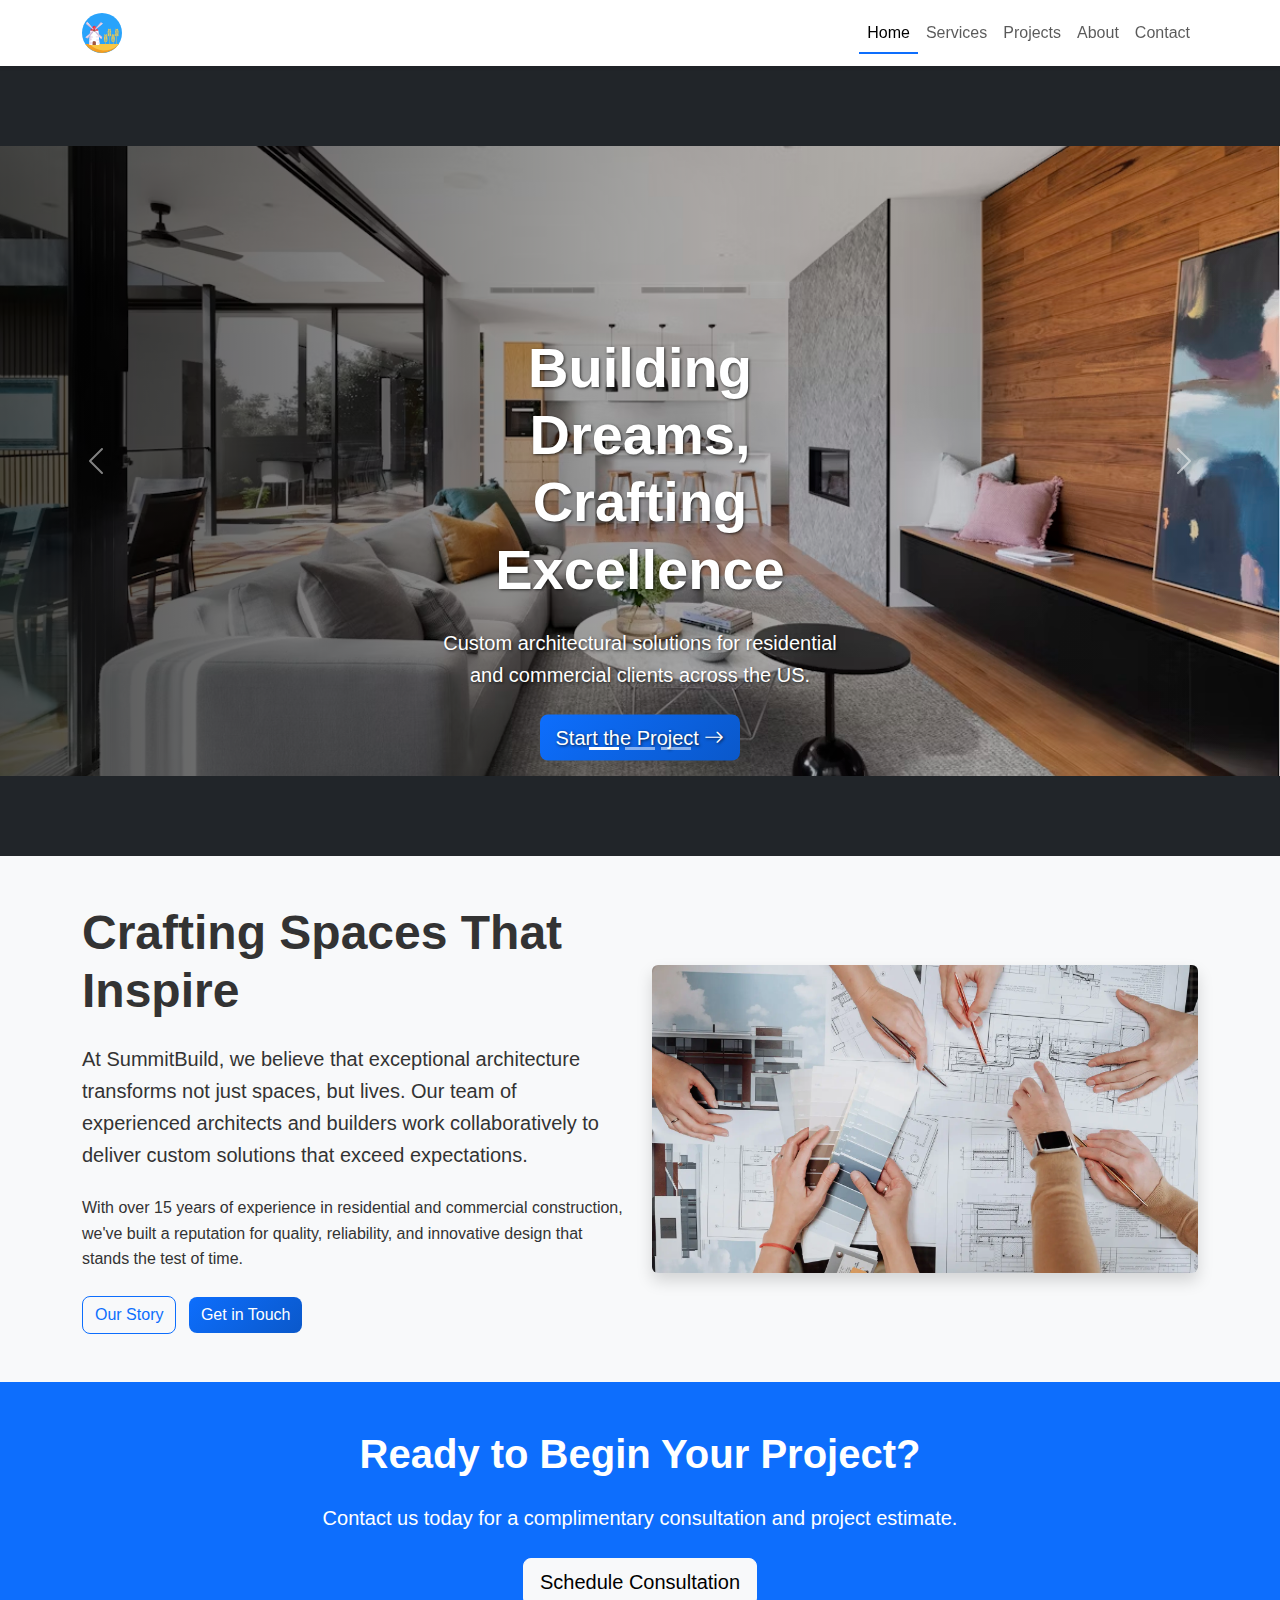
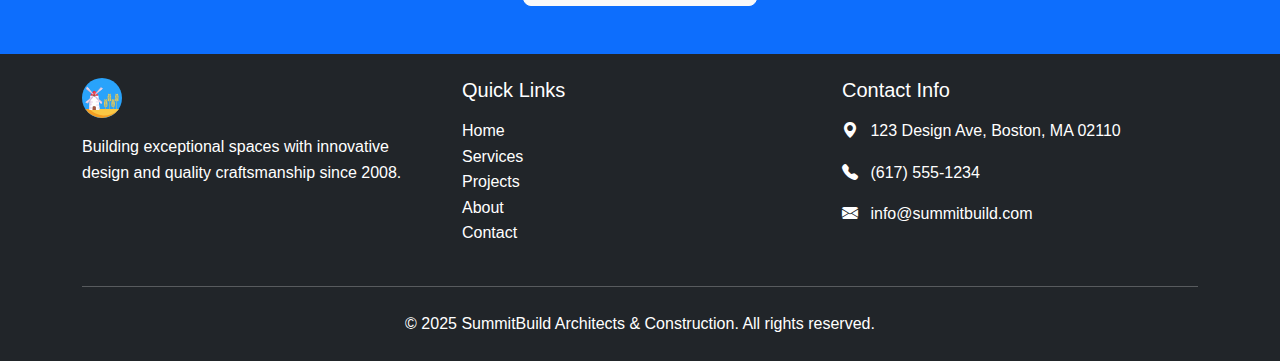
<file: index.html>
<!DOCTYPE html>
<html lang="en">
<head>
    <meta charset="UTF-8">
    <meta name="viewport" content="width=device-width, initial-scale=1.0">
    <title>SummitBuild Architects & Construction</title>
    <!-- Bootstrap 5 CSS CDN -->
    <link href="https://cdn.jsdelivr.net/npm/bootstrap@5.3.2/dist/css/bootstrap.min.css" rel="stylesheet">
    <!-- Bootstrap Icons CDN -->
    <link rel="stylesheet" href="https://cdn.jsdelivr.net/npm/bootstrap-icons@1.11.1/font/bootstrap-icons.css">
    <!-- Custom CSS -->
    <link rel="stylesheet" href="assets/css/styles.css">
    <!-- Favicon -->
    <link rel="icon" type="image/x-icon" href="assets/icons/favicon.ico">
</head>
<body>
    <!-- Navigation -->
    <nav class="navbar navbar-expand-lg navbar-light bg-white sticky-top shadow-sm">
        <div class="container">
            <a class="navbar-brand" href="index.html">
                <img src="assets/icons/logo.svg" alt="SummitBuild Architects & Construction" height="40">
            </a>
            <button class="navbar-toggler" type="button" data-bs-toggle="collapse" data-bs-target="#navbarNav" aria-controls="navbarNav" aria-expanded="false" aria-label="Toggle navigation">
                <span class="navbar-toggler-icon"></span>
            </button>
            <div class="collapse navbar-collapse" id="navbarNav">
                <ul class="navbar-nav ms-auto">
                    <li class="nav-item">
                        <a class="nav-link active" aria-current="page" href="index.html">Home</a>
                    </li>
                    <li class="nav-item">
                        <a class="nav-link" href="services.html">Services</a>
                    </li>
                    <li class="nav-item">
                        <a class="nav-link" href="projects.html">Projects</a>
                    </li>
                    <li class="nav-item">
                        <a class="nav-link" href="about.html">About</a>
                    </li>
                    <li class="nav-item">
                        <a class="nav-link" href="contact.html">Contact</a>
                    </li>
                </ul>
            </div>
        </div>
    </nav>

    <!-- Hero Section -->
    <section class="hero-section bg-dark text-white position-relative">
        <div id="heroCarousel" class="carousel slide" data-bs-ride="carousel">
            <div class="carousel-indicators">
                <button type="button" data-bs-target="#heroCarousel" data-bs-slide-to="0" class="active" aria-current="true" aria-label="Slide 1"></button>
                <button type="button" data-bs-target="#heroCarousel" data-bs-slide-to="1" aria-label="Slide 2"></button>
                <button type="button" data-bs-target="#heroCarousel" data-bs-slide-to="2" aria-label="Slide 3"></button>
            </div>
            <div class="carousel-inner">
                <div class="carousel-item active">
                    <img src="assets/img/hero_1.jpg" class="d-block w-100" alt="Modern residential architecture" style="height: 70vh; object-fit: cover;">
                    <div class="carousel-caption d-none d-md-block position-absolute top-50 start-50 translate-middle text-center">
                        <div class="container">
                                <h1 class="display-4 fw-bold mb-4">Building Dreams, Crafting Excellence</h1>
                                <p class="lead mb-4">Custom architectural solutions for residential and commercial clients across the US.</p>
                                <a href="contact.html" class="btn btn-primary btn-lg">Start the Project <i class="bi bi-arrow-right"></i></a>
                        </div>
                    </div>
                </div>
                <div class="carousel-item">
                    <img src="assets/img/hero_2.jpg" class="d-block w-100" alt="Commercial building design" style="height: 70vh; object-fit: cover;">
                    <div class="carousel-caption d-none d-md-block position-absolute top-50 start-50 translate-middle text-center">
                        <div class="container">
                            <h1 class="display-4 fw-bold mb-4">Innovative Design Solutions</h1>
                            <p class="lead mb-4">Bringing visionary concepts to life with precision and creativity.</p>
                            <a href="services.html" class="btn btn-primary btn-lg">Our Services</a>
                        </div>
                    </div>
                </div>
                <div class="carousel-item">
                    <img src="assets/img/hero_3.jpg" class="d-block w-100" alt="Luxury interior design" style="height: 70vh; object-fit: cover;">
                    <div class="carousel-caption d-none d-md-block position-absolute top-50 start-50 translate-middle text-center">
                        <div class="container">
                            <h1 class="display-4 fw-bold mb-4">Sustainable Construction</h1>
                            <p class="lead mb-4">Eco-friendly building practices for a better tomorrow.</p>
                            <a href="projects.html" class="btn btn-primary btn-lg">View Our Work</a>
                        </div>
                    </div>
                </div>
            </div>
            <button class="carousel-control-prev" type="button" data-bs-target="#heroCarousel" data-bs-slide="prev">
                <span class="carousel-control-prev-icon" aria-hidden="true"></span>
                <span class="visually-hidden">Previous</span>
            </button>
            <button class="carousel-control-next" type="button" data-bs-target="#heroCarousel" data-bs-slide="next">
                <span class="carousel-control-next-icon" aria-hidden="true"></span>
                <span class="visually-hidden">Next</span>
            </button>
        </div>
    </section>

    <!-- Intro Section -->
    <section class="py-5 bg-light">
        <div class="container">
            <div class="row align-items-center">
                <div class="col-lg-6 mb-4 mb-lg-0">
                    <h2 class="display-5 fw-bold mb-4">Crafting Spaces That Inspire</h2>
                    <p class="lead mb-4">At SummitBuild, we believe that exceptional architecture transforms not just spaces, but lives. Our team of experienced architects and builders work collaboratively to deliver custom solutions that exceed expectations.</p>
                    <p>With over 15 years of experience in residential and commercial construction, we've built a reputation for quality, reliability, and innovative design that stands the test of time.</p>
                    <div class="mt-4">
                        <a href="about.html" class="btn btn-outline-primary me-2">Our Story</a>
                        <a href="contact.html" class="btn btn-primary">Get in Touch</a>
                    </div>
                </div>
                <div class="col-lg-6">
                    <img src="assets/img/hero_4.jpg" alt="Architectural design process" class="img-fluid rounded shadow">
                </div>
            </div>
        </div>
    </section>

    <!-- CTA Section -->
    <section class="py-5 bg-primary text-white">
        <div class="container text-center">
            <h2 class="display-6 fw-bold mb-4">Ready to Begin Your Project?</h2>
            <p class="lead mb-4">Contact us today for a complimentary consultation and project estimate.</p>
            <a href="contact.html" class="btn btn-light btn-lg">Schedule Consultation</a>
        </div>
    </section>

    <!-- Footer -->
    <footer class="bg-dark text-white py-4">
        <div class="container">
            <div class="row">
                <div class="col-md-4 mb-4 mb-md-0">
                    <img src="assets/icons/logo.svg" alt="SummitBuild Architects & Construction" height="40" class="mb-3">
                    <p>Building exceptional spaces with innovative design and quality craftsmanship since 2008.</p>
                </div>
                <div class="col-md-4 mb-4 mb-md-0">
                    <h5 class="mb-3">Quick Links</h5>
                    <ul class="list-unstyled">
                        <li><a href="index.html" class="text-white text-decoration-none">Home</a></li>
                        <li><a href="services.html" class="text-white text-decoration-none">Services</a></li>
                        <li><a href="projects.html" class="text-white text-decoration-none">Projects</a></li>
                        <li><a href="about.html" class="text-white text-decoration-none">About</a></li>
                        <li><a href="contact.html" class="text-white text-decoration-none">Contact</a></li>
                    </ul>
                </div>
                <div class="col-md-4">
                    <h5 class="mb-3">Contact Info</h5>
                    <p><i class="bi bi-geo-alt-fill me-2"></i> 123 Design Ave, Boston, MA 02110</p>
                    <p><i class="bi bi-telephone-fill me-2"></i> (617) 555-1234</p>
                    <p><i class="bi bi-envelope-fill me-2"></i> info@summitbuild.com</p>
                </div>
            </div>
            <hr class="my-4">
            <div class="text-center">
                <p class="mb-0">&copy; 2025 SummitBuild Architects & Construction. All rights reserved.</p>
            </div>
        </div>
    </footer>

    <!-- Bootstrap 5 JS Bundle with Popper -->
    <script src="https://cdn.jsdelivr.net/npm/bootstrap@5.3.2/dist/js/bootstrap.bundle.min.js"></script>
    <!-- Custom JS -->
    <script src="assets/js/main.js"></script>
</body>
</html>
</file>
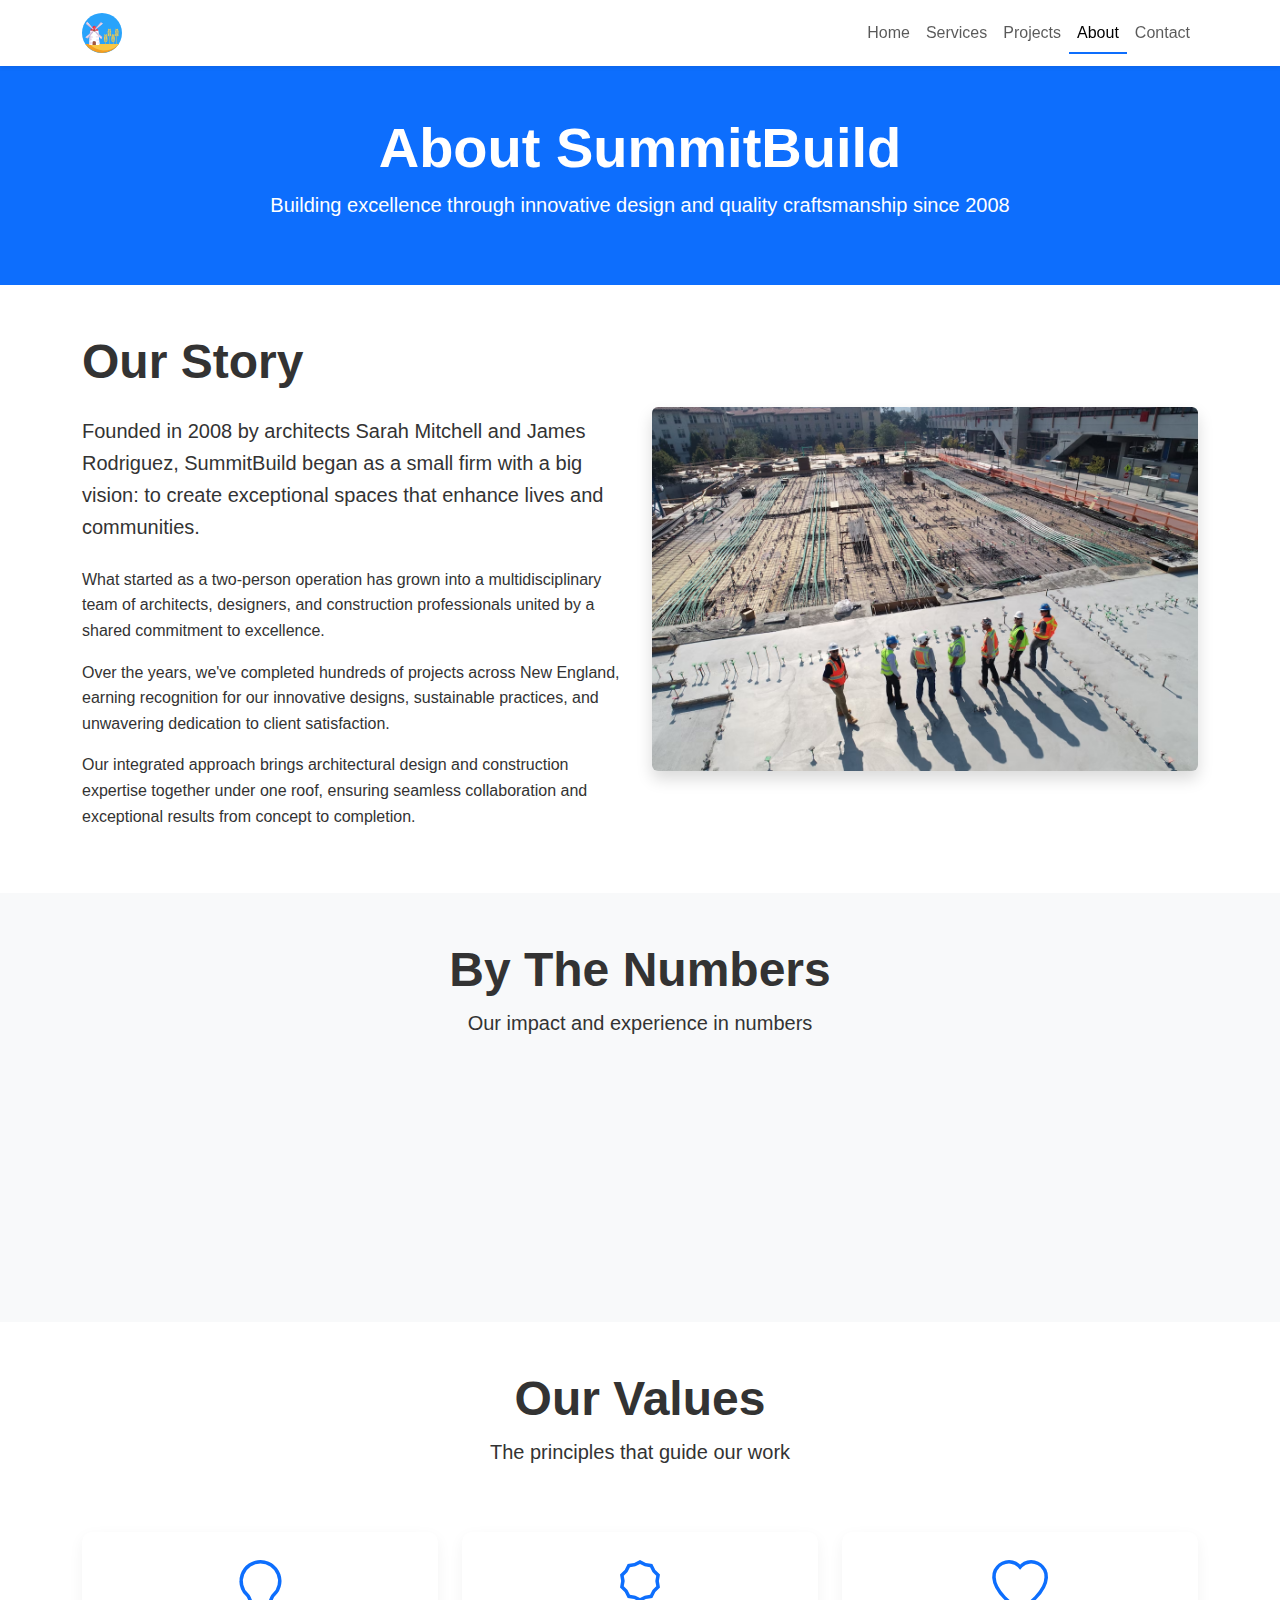
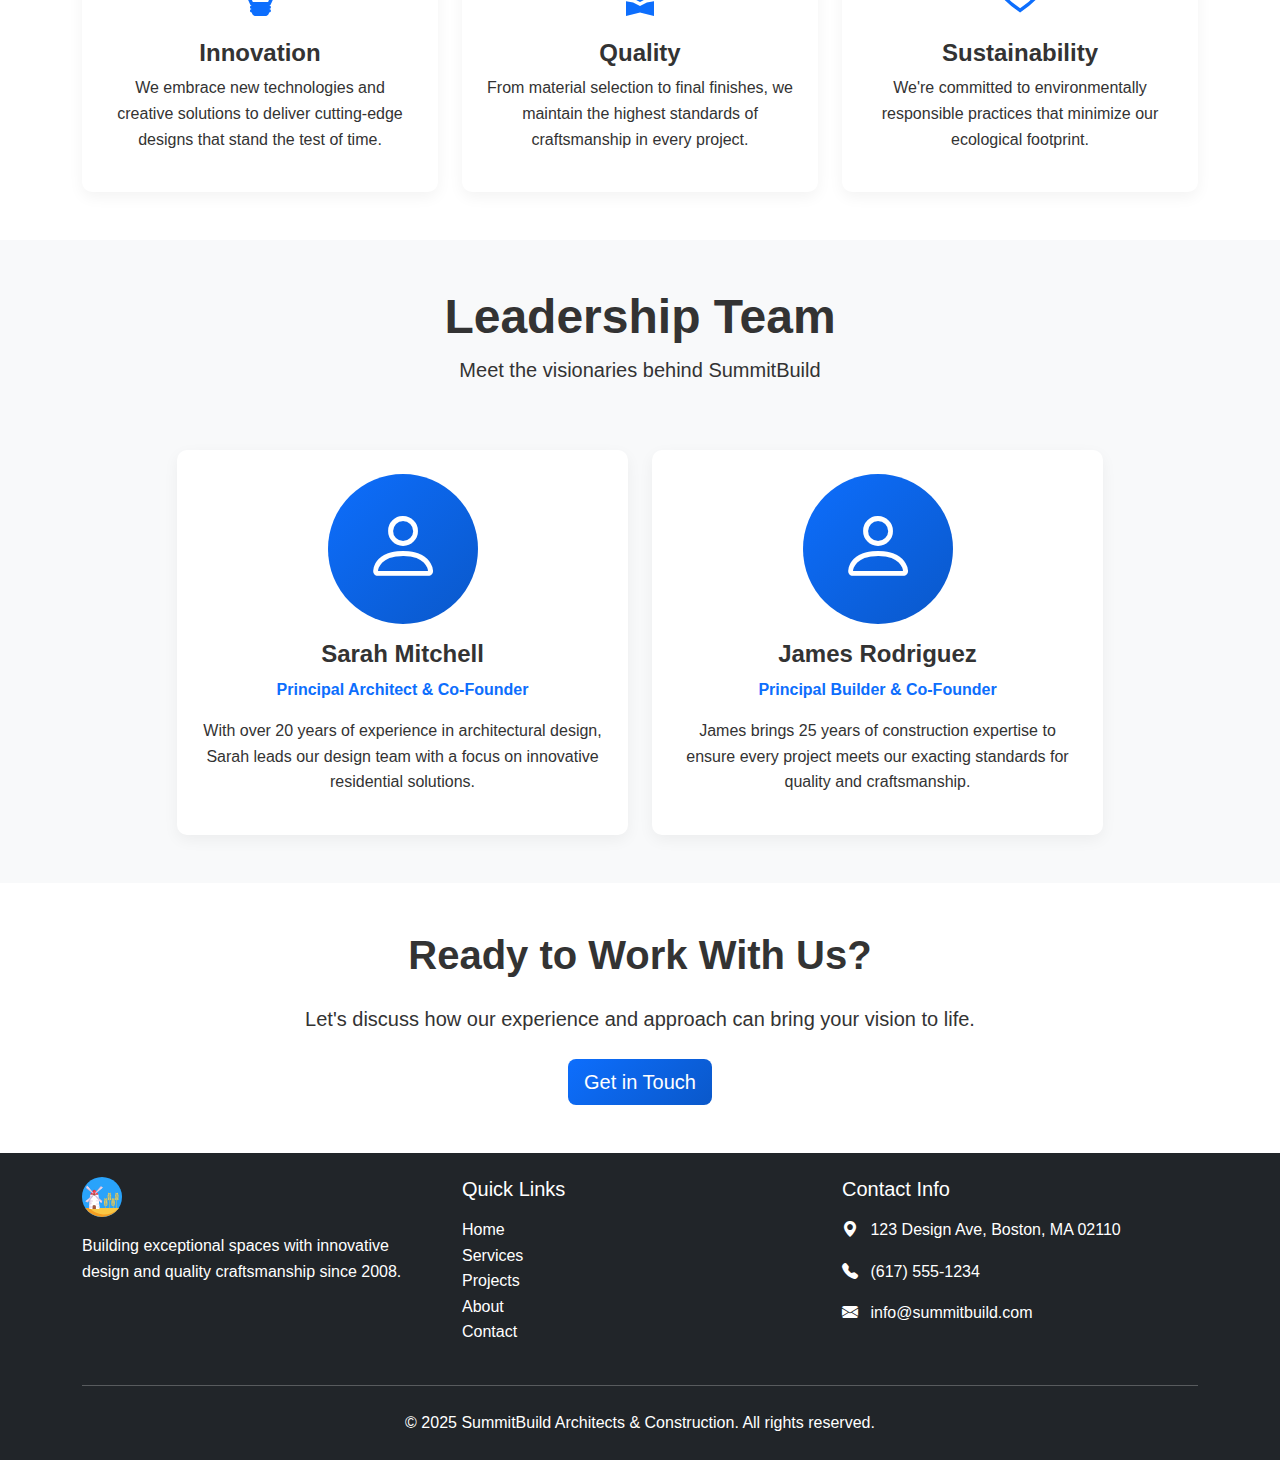
<file: about.html>
<!DOCTYPE html>
<html lang="en">
<head>
    <meta charset="UTF-8">
    <meta name="viewport" content="width=device-width, initial-scale=1.0">
    <title>About Us - SummitBuild Architects & Construction</title>
    <link href="https://cdn.jsdelivr.net/npm/bootstrap@5.3.2/dist/css/bootstrap.min.css" rel="stylesheet">
    <link rel="stylesheet" href="https://cdn.jsdelivr.net/npm/bootstrap-icons@1.11.1/font/bootstrap-icons.css">
    <link rel="stylesheet" href="assets/css/styles.css">
    <link rel="icon" type="image/x-icon" href="assets/icons/favicon.ico">
</head>
<body>
    <!-- Navigation -->
    <nav class="navbar navbar-expand-lg navbar-light bg-white sticky-top shadow-sm">
        <div class="container">
            <a class="navbar-brand" href="index.html">
                <img src="assets/icons/logo.svg" alt="SummitBuild Architects & Construction" height="40">
            </a>
            <button class="navbar-toggler" type="button" data-bs-toggle="collapse" data-bs-target="#navbarNav" aria-controls="navbarNav" aria-expanded="false" aria-label="Toggle navigation">
                <span class="navbar-toggler-icon"></span>
            </button>
            <div class="collapse navbar-collapse" id="navbarNav">
                <ul class="navbar-nav ms-auto">
                    <li class="nav-item">
                        <a class="nav-link" href="index.html">Home</a>
                    </li>
                    <li class="nav-item">
                        <a class="nav-link" href="services.html">Services</a>
                    </li>
                    <li class="nav-item">
                        <a class="nav-link" href="projects.html">Projects</a>
                    </li>
                    <li class="nav-item">
                        <a class="nav-link active" aria-current="page" href="about.html">About</a>
                    </li>
                    <li class="nav-item">
                        <a class="nav-link" href="contact.html">Contact</a>
                    </li>
                </ul>
            </div>
        </div>
    </nav>

    <!-- Page Header -->
    <section class="py-5 bg-primary text-white">
        <div class="container">
            <div class="row">
                <div class="col-12 text-center">
                    <h1 class="display-4 fw-bold">About SummitBuild</h1>
                    <p class="lead">Building excellence through innovative design and quality craftsmanship since 2008</p>
                </div>
            </div>
        </div>
    </section>

    <!-- Company Story -->
    <section class="py-5">
        <div class="container">
            <div class="row align-items-center">
                <div class="col-lg-6 mb-4 mb-lg-0">
                    <h2 class="display-5 fw-bold mb-4">Our Story</h2>
                    <p class="lead mb-4">Founded in 2008 by architects Sarah Mitchell and James Rodriguez, SummitBuild began as a small firm with a big vision: to create exceptional spaces that enhance lives and communities.</p>
                    <p>What started as a two-person operation has grown into a multidisciplinary team of architects, designers, and construction professionals united by a shared commitment to excellence.</p>
                    <p>Over the years, we've completed hundreds of projects across New England, earning recognition for our innovative designs, sustainable practices, and unwavering dedication to client satisfaction.</p>
                    <p>Our integrated approach brings architectural design and construction expertise together under one roof, ensuring seamless collaboration and exceptional results from concept to completion.</p>
                </div>
                <div class="col-lg-6">
                    <img src="assets/img/hero_5.jpg" alt="SummitBuild team working on architectural plans" class="img-fluid rounded shadow">
                </div>
            </div>
        </div>
    </section>

    <!-- Stats Section -->
    <section class="py-5 bg-light">
        <div class="container">
            <div class="row text-center">
                <div class="col-12 mb-5">
                    <h2 class="display-5 fw-bold">By The Numbers</h2>
                    <p class="lead">Our impact and experience in numbers</p>
                </div>
            </div>
            <div class="row g-4">
                <div class="col-6 col-md-3">
                    <div class="stat-card text-center p-4">
                        <h3 class="display-4 fw-bold text-primary">17+</h3>
                        <p class="fs-5">Years Experience</p>
                    </div>
                </div>
                <div class="col-6 col-md-3">
                    <div class="stat-card text-center p-4">
                        <h3 class="display-4 fw-bold text-primary">250+</h3>
                        <p class="fs-5">Projects Completed</p>
                    </div>
                </div>
                <div class="col-6 col-md-3">
                    <div class="stat-card text-center p-4">
                        <h3 class="display-4 fw-bold text-primary">98%</h3>
                        <p class="fs-5">Client Satisfaction</p>
                    </div>
                </div>
                <div class="col-6 col-md-3">
                    <div class="stat-card text-center p-4">
                        <h3 class="display-4 fw-bold text-primary">45</h3>
                        <p class="fs-5">Team Members</p>
                    </div>
                </div>
            </div>
        </div>
    </section>

    <!-- Values Section -->
    <section class="py-5">
        <div class="container">
            <div class="row">
                <div class="col-12 text-center mb-5">
                    <h2 class="display-5 fw-bold">Our Values</h2>
                    <p class="lead">The principles that guide our work</p>
                </div>
            </div>
            <div class="row g-4">
                <div class="col-md-4">
                    <div class="value-card text-center p-4">
                        <div class="value-icon mb-3">
                            <i class="bi bi-lightbulb display-4 text-primary"></i>
                        </div>
                        <h4 class="fw-bold">Innovation</h4>
                        <p>We embrace new technologies and creative solutions to deliver cutting-edge designs that stand the test of time.</p>
                    </div>
                </div>
                <div class="col-md-4">
                    <div class="value-card text-center p-4">
                        <div class="value-icon mb-3">
                            <i class="bi bi-award display-4 text-primary"></i>
                        </div>
                        <h4 class="fw-bold">Quality</h4>
                        <p>From material selection to final finishes, we maintain the highest standards of craftsmanship in every project.</p>
                    </div>
                </div>
                <div class="col-md-4">
                    <div class="value-card text-center p-4">
                        <div class="value-icon mb-3">
                            <i class="bi bi-heart display-4 text-primary"></i>
                        </div>
                        <h4 class="fw-bold">Sustainability</h4>
                        <p>We're committed to environmentally responsible practices that minimize our ecological footprint.</p>
                    </div>
                </div>
            </div>
        </div>
    </section>

    <!-- Team Section -->
    <section class="py-5 bg-light">
        <div class="container">
            <div class="row">
                <div class="col-12 text-center mb-5">
                    <h2 class="display-5 fw-bold">Leadership Team</h2>
                    <p class="lead">Meet the visionaries behind SummitBuild</p>
                </div>
            </div>
            <div class="row g-4 justify-content-center">
                <div class="col-md-5">
                    <div class="team-card text-center p-4">
                        <div class="team-photo mb-3">
                            <div class="rounded-circle bg-primary mx-auto d-flex align-items-center justify-content-center" style="width: 150px; height: 150px;">
                                <i class="bi bi-person display-1 text-white"></i>
                            </div>
                        </div>
                        <h4 class="fw-bold">Sarah Mitchell</h4>
                        <p class="text-primary fw-semibold">Principal Architect & Co-Founder</p>
                        <p>With over 20 years of experience in architectural design, Sarah leads our design team with a focus on innovative residential solutions.</p>
                    </div>
                </div>
                <div class="col-md-5">
                    <div class="team-card text-center p-4">
                        <div class="team-photo mb-3">
                            <div class="rounded-circle bg-primary mx-auto d-flex align-items-center justify-content-center" style="width: 150px; height: 150px;">
                                <i class="bi bi-person display-1 text-white"></i>
                            </div>
                        </div>
                        <h4 class="fw-bold">James Rodriguez</h4>
                        <p class="text-primary fw-semibold">Principal Builder & Co-Founder</p>
                        <p>James brings 25 years of construction expertise to ensure every project meets our exacting standards for quality and craftsmanship.</p>
                    </div>
                </div>
            </div>
        </div>
    </section>

    <!-- CTA Section -->
    <section class="py-5">
        <div class="container text-center">
            <h2 class="display-6 fw-bold mb-4">Ready to Work With Us?</h2>
            <p class="lead mb-4">Let's discuss how our experience and approach can bring your vision to life.</p>
            <a href="contact.html" class="btn btn-primary btn-lg">Get in Touch</a>
        </div>
    </section>

    <!-- Footer -->
    <footer class="bg-dark text-white py-4">
        <div class="container">
            <div class="row">
                <div class="col-md-4 mb-4 mb-md-0">
                    <img src="assets/icons/logo.svg" alt="SummitBuild Architects & Construction" height="40" class="mb-3">
                    <p>Building exceptional spaces with innovative design and quality craftsmanship since 2008.</p>
                </div>
                <div class="col-md-4 mb-4 mb-md-0">
                    <h5 class="mb-3">Quick Links</h5>
                    <ul class="list-unstyled">
                        <li><a href="index.html" class="text-white text-decoration-none">Home</a></li>
                        <li><a href="services.html" class="text-white text-decoration-none">Services</a></li>
                        <li><a href="projects.html" class="text-white text-decoration-none">Projects</a></li>
                        <li><a href="about.html" class="text-white text-decoration-none">About</a></li>
                        <li><a href="contact.html" class="text-white text-decoration-none">Contact</a></li>
                    </ul>
                </div>
                <div class="col-md-4">
                    <h5 class="mb-3">Contact Info</h5>
                    <p><i class="bi bi-geo-alt-fill me-2"></i> 123 Design Ave, Boston, MA 02110</p>
                    <p><i class="bi bi-telephone-fill me-2"></i> (617) 555-1234</p>
                    <p><i class="bi bi-envelope-fill me-2"></i> info@summitbuild.com</p>
                </div>
            </div>
            <hr class="my-4">
            <div class="text-center">
                <p class="mb-0">&copy; 2025 SummitBuild Architects & Construction. All rights reserved.</p>
            </div>
        </div>
    </footer>

    <script src="https://cdn.jsdelivr.net/npm/bootstrap@5.3.2/dist/js/bootstrap.bundle.min.js"></script>
    <script src="assets/js/main.js"></script>
</body>
</html>
</file>
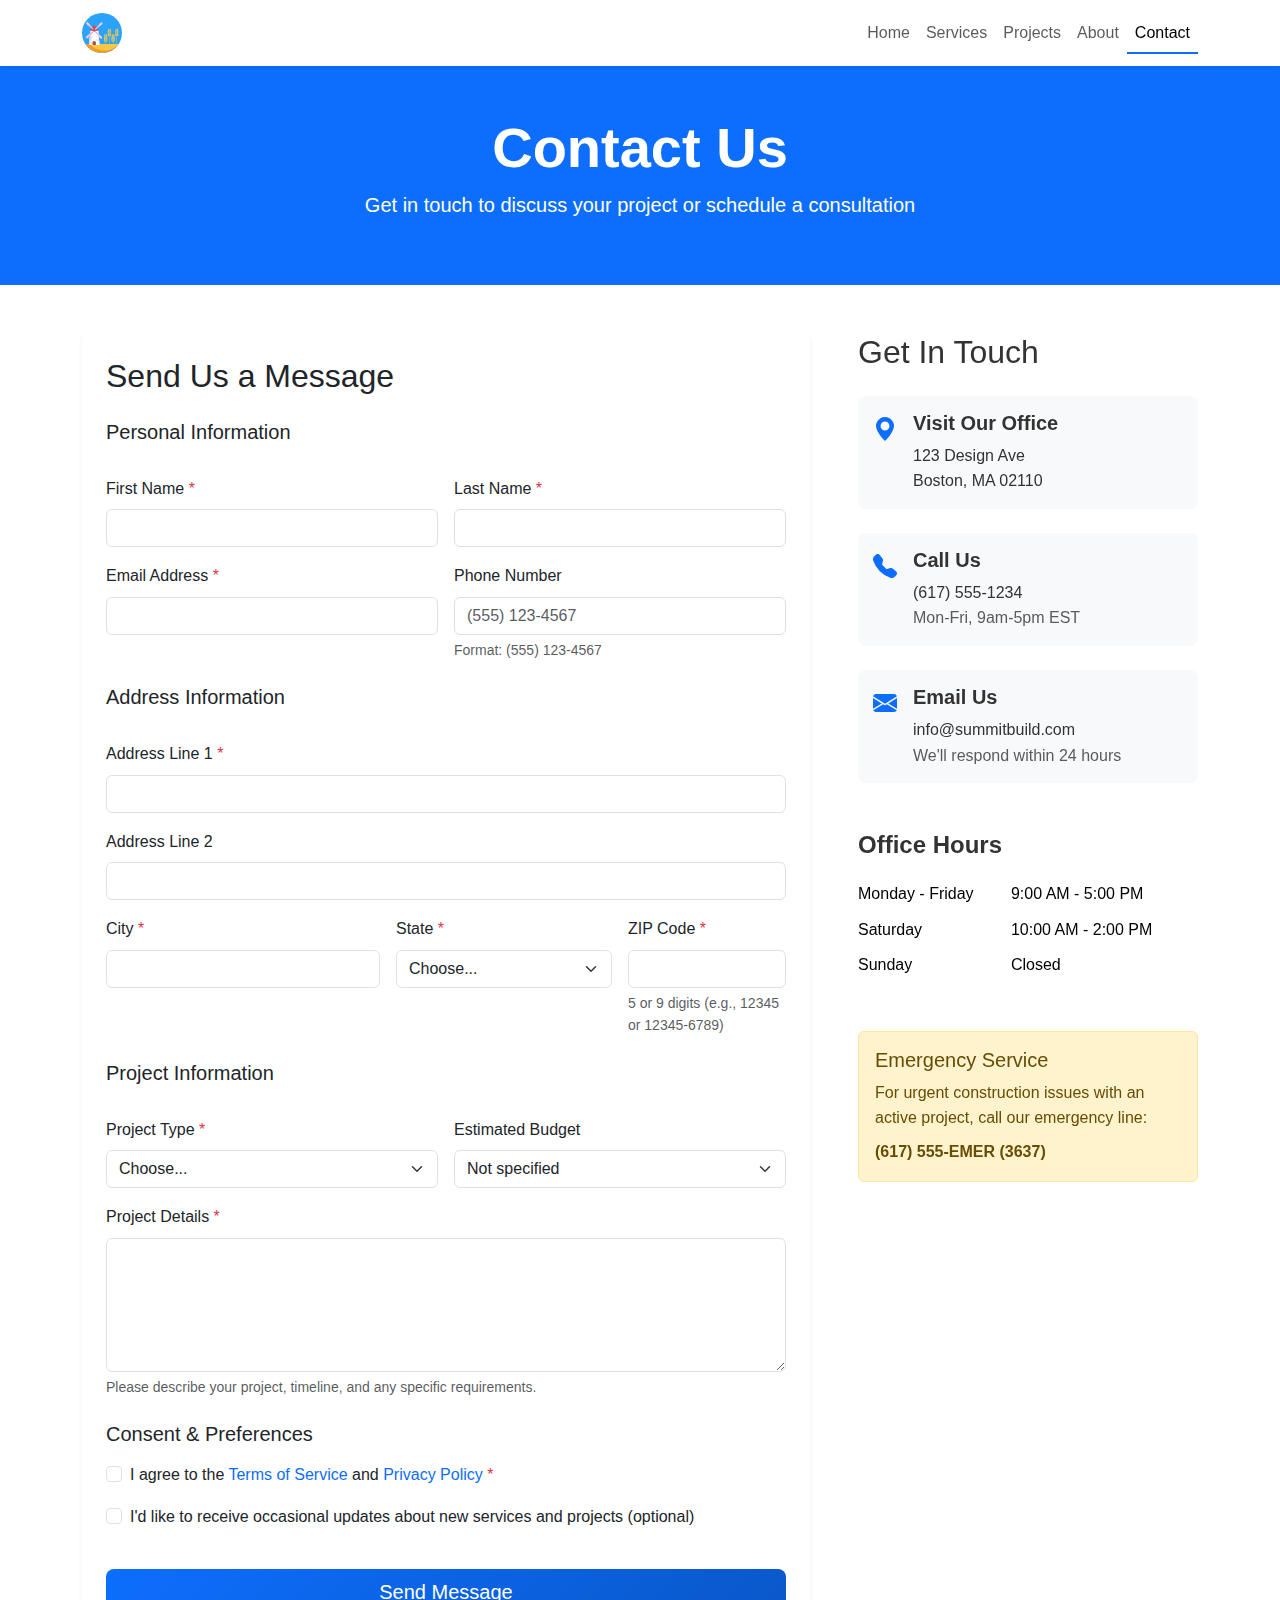
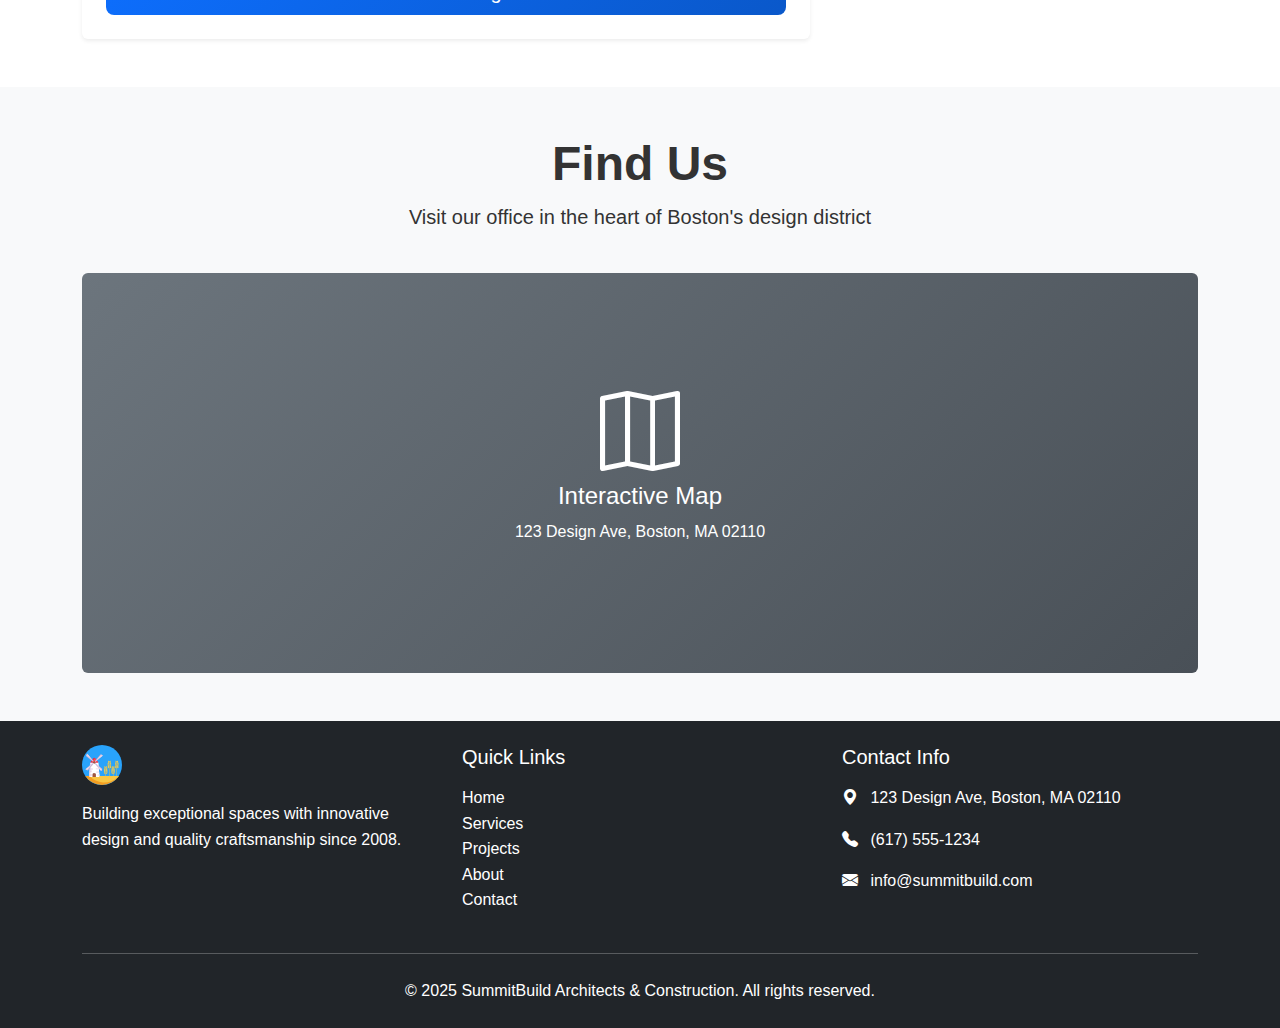
<file: contact.html>
<!DOCTYPE html>
<html lang="en">
<head>
    <meta charset="UTF-8">
    <meta name="viewport" content="width=device-width, initial-scale=1.0">
    <title>Contact Us - SummitBuild Architects & Construction</title>
    <link href="https://cdn.jsdelivr.net/npm/bootstrap@5.3.2/dist/css/bootstrap.min.css" rel="stylesheet">
    <link rel="stylesheet" href="https://cdn.jsdelivr.net/npm/bootstrap-icons@1.11.1/font/bootstrap-icons.css">
    <link rel="stylesheet" href="assets/css/styles.css">
    <link rel="icon" type="image/x-icon" href="assets/icons/favicon.ico">
</head>
<body>
    <!-- Navigation -->
    <nav class="navbar navbar-expand-lg navbar-light bg-white sticky-top shadow-sm">
        <div class="container">
            <a class="navbar-brand" href="index.html">
                <img src="assets/icons/logo.svg" alt="SummitBuild Architects & Construction" height="40">
            </a>
            <button class="navbar-toggler" type="button" data-bs-toggle="collapse" data-bs-target="#navbarNav" aria-controls="navbarNav" aria-expanded="false" aria-label="Toggle navigation">
                <span class="navbar-toggler-icon"></span>
            </button>
            <div class="collapse navbar-collapse" id="navbarNav">
                <ul class="navbar-nav ms-auto">
                    <li class="nav-item">
                        <a class="nav-link" href="index.html">Home</a>
                    </li>
                    <li class="nav-item">
                        <a class="nav-link" href="services.html">Services</a>
                    </li>
                    <li class="nav-item">
                        <a class="nav-link" href="projects.html">Projects</a>
                    </li>
                    <li class="nav-item">
                        <a class="nav-link" href="about.html">About</a>
                    </li>
                    <li class="nav-item">
                        <a class="nav-link active" aria-current="page" href="contact.html">Contact</a>
                    </li>
                </ul>
            </div>
        </div>
    </nav>

    <!-- Page Header -->
    <section class="py-5 bg-primary text-white">
        <div class="container">
            <div class="row">
                <div class="col-12 text-center">
                    <h1 class="display-4 fw-bold">Contact Us</h1>
                    <p class="lead">Get in touch to discuss your project or schedule a consultation</p>
                </div>
            </div>
        </div>
    </section>

    <!-- Contact Form & Info -->
    <section class="py-5">
        <div class="container">
            <div class="row g-5">
                <!-- Contact Form -->
                <div class="col-lg-8">
                    <div class="card shadow-sm border-0 p-4">
                        <h2 class="mb-4">Send Us a Message</h2>
                        
                        <!-- Success Alert (initially hidden) -->
                        <div id="successAlert" class="alert alert-success d-none" role="alert" aria-live="polite">
                            <i class="bi bi-check-circle-fill me-2"></i> Thank you for your message! We'll get back to you within 24 hours.
                        </div>
                        
                        <form id="contactForm" class="needs-validation" novalidate>
                            <!-- Honeypot Field (Anti-spam) -->
                            <div class="d-none">
                                <label for="website">Website</label>
                                <input type="text" id="website" name="website" tabindex="-1" autocomplete="off">
                            </div>
                            
                            <!-- Personal Information -->
                            <fieldset class="mb-4">
                                <legend class="h5 mb-3">Personal Information</legend>
                                <div class="row g-3">
                                    <div class="col-md-6">
                                        <label for="firstName" class="form-label">First Name <span class="text-danger">*</span></label>
                                        <input type="text" class="form-control" id="firstName" name="firstName" autocomplete="given-name" required>
                                        <div class="invalid-feedback">
                                            Please provide your first name.
                                        </div>
                                    </div>
                                    <div class="col-md-6">
                                        <label for="lastName" class="form-label">Last Name <span class="text-danger">*</span></label>
                                        <input type="text" class="form-control" id="lastName" name="lastName" autocomplete="family-name" required>
                                        <div class="invalid-feedback">
                                            Please provide your last name.
                                        </div>
                                    </div>
                                    <div class="col-md-6">
                                        <label for="email" class="form-label">Email Address <span class="text-danger">*</span></label>
                                        <input type="email" class="form-control" id="email" name="email" autocomplete="email" required>
                                        <div class="invalid-feedback">
                                            Please provide a valid email address.
                                        </div>
                                    </div>
                                    <div class="col-md-6">
                                        <label for="phone" class="form-label">Phone Number</label>
                                        <input type="tel" class="form-control" id="phone" name="phone" autocomplete="tel" pattern="\([0-9]{3}\) [0-9]{3}-[0-9]{4}" placeholder="(555) 123-4567">
                                        <div class="form-text">Format: (555) 123-4567</div>
                                        <div class="invalid-feedback">
                                            Please provide a valid phone number in the format (555) 123-4567.
                                        </div>
                                    </div>
                                </div>
                            </fieldset>
                            
                            <!-- Address Information -->
                            <fieldset class="mb-4">
                                <legend class="h5 mb-3">Address Information</legend>
                                <div class="row g-3">
                                    <div class="col-12">
                                        <label for="address1" class="form-label">Address Line 1 <span class="text-danger">*</span></label>
                                        <input type="text" class="form-control" id="address1" name="address1" autocomplete="address-line1" required>
                                        <div class="invalid-feedback">
                                            Please provide your street address.
                                        </div>
                                    </div>
                                    <div class="col-12">
                                        <label for="address2" class="form-label">Address Line 2</label>
                                        <input type="text" class="form-control" id="address2" name="address2" autocomplete="address-line2">
                                    </div>
                                    <div class="col-md-5">
                                        <label for="city" class="form-label">City <span class="text-danger">*</span></label>
                                        <input type="text" class="form-control" id="city" name="city" autocomplete="address-level2" required>
                                        <div class="invalid-feedback">
                                            Please provide your city.
                                        </div>
                                    </div>
                                    <div class="col-md-4">
                                        <label for="state" class="form-label">State <span class="text-danger">*</span></label>
                                        <select class="form-select" id="state" name="state" autocomplete="address-level1" required>
                                            <option value="" selected disabled>Choose...</option>
                                            <option value="AL">Alabama</option>
                                            <option value="AK">Alaska</option>
                                            <option value="AZ">Arizona</option>
                                            <option value="AR">Arkansas</option>
                                            <option value="CA">California</option>
                                            <option value="CO">Colorado</option>
                                            <option value="CT">Connecticut</option>
                                            <option value="DE">Delaware</option>
                                            <option value="DC">District Of Columbia</option>
                                            <option value="FL">Florida</option>
                                            <option value="GA">Georgia</option>
                                            <option value="HI">Hawaii</option>
                                            <option value="ID">Idaho</option>
                                            <option value="IL">Illinois</option>
                                            <option value="IN">Indiana</option>
                                            <option value="IA">Iowa</option>
                                            <option value="KS">Kansas</option>
                                            <option value="KY">Kentucky</option>
                                            <option value="LA">Louisiana</option>
                                            <option value="ME">Maine</option>
                                            <option value="MD">Maryland</option>
                                            <option value="MA">Massachusetts</option>
                                            <option value="MI">Michigan</option>
                                            <option value="MN">Minnesota</option>
                                            <option value="MS">Mississippi</option>
                                            <option value="MO">Missouri</option>
                                            <option value="MT">Montana</option>
                                            <option value="NE">Nebraska</option>
                                            <option value="NV">Nevada</option>
                                            <option value="NH">New Hampshire</option>
                                            <option value="NJ">New Jersey</option>
                                            <option value="NM">New Mexico</option>
                                            <option value="NY">New York</option>
                                            <option value="NC">North Carolina</option>
                                            <option value="ND">North Dakota</option>
                                            <option value="OH">Ohio</option>
                                            <option value="OK">Oklahoma</option>
                                            <option value="OR">Oregon</option>
                                            <option value="PA">Pennsylvania</option>
                                            <option value="RI">Rhode Island</option>
                                            <option value="SC">South Carolina</option>
                                            <option value="SD">South Dakota</option>
                                            <option value="TN">Tennessee</option>
                                            <option value="TX">Texas</option>
                                            <option value="UT">Utah</option>
                                            <option value="VT">Vermont</option>
                                            <option value="VA">Virginia</option>
                                            <option value="WA">Washington</option>
                                            <option value="WV">West Virginia</option>
                                            <option value="WI">Wisconsin</option>
                                            <option value="WY">Wyoming</option>
                                        </select>
                                        <div class="invalid-feedback">
                                            Please select your state.
                                        </div>
                                    </div>
                                    <div class="col-md-3">
                                        <label for="zip" class="form-label">ZIP Code <span class="text-danger">*</span></label>
                                        <input type="text" class="form-control" id="zip" name="zip" autocomplete="postal-code" pattern="[0-9]{5}(-[0-9]{4})?" required>
                                        <div class="form-text">5 or 9 digits (e.g., 12345 or 12345-6789)</div>
                                        <div class="invalid-feedback">
                                            Please provide a valid ZIP code.
                                        </div>
                                    </div>
                                </div>
                            </fieldset>
                            
                            <!-- Project Information -->
                            <fieldset class="mb-4">
                                <legend class="h5 mb-3">Project Information</legend>
                                <div class="row g-3">
                                    <div class="col-md-6">
                                        <label for="projectType" class="form-label">Project Type <span class="text-danger">*</span></label>
                                        <select class="form-select" id="projectType" name="projectType" required>
                                            <option value="" selected disabled>Choose...</option>
                                            <option value="residential-new">Residential - New Construction</option>
                                            <option value="residential-renovation">Residential - Renovation</option>
                                            <option value="commercial-new">Commercial - New Construction</option>
                                            <option value="commercial-renovation">Commercial - Renovation</option>
                                            <option value="interior-design">Interior Design</option>
                                            <option value="consultation">Consultation</option>
                                            <option value="other">Other</option>
                                        </select>
                                        <div class="invalid-feedback">
                                            Please select a project type.
                                        </div>
                                    </div>
                                    <div class="col-md-6">
                                        <label for="budget" class="form-label">Estimated Budget</label>
                                        <select class="form-select" id="budget" name="budget">
                                            <option value="" selected>Not specified</option>
                                            <option value="under-100k">Under $100,000</option>
                                            <option value="100k-250k">$100,000 - $250,000</option>
                                            <option value="250k-500k">$250,000 - $500,000</option>
                                            <option value="500k-1m">$500,000 - $1,000,000</option>
                                            <option value="over-1m">Over $1,000,000</option>
                                        </select>
                                    </div>
                                    <div class="col-12">
                                        <label for="message" class="form-label">Project Details <span class="text-danger">*</span></label>
                                        <textarea class="form-control" id="message" name="message" rows="5" required></textarea>
                                        <div class="form-text">Please describe your project, timeline, and any specific requirements.</div>
                                        <div class="invalid-feedback">
                                            Please provide details about your project.
                                        </div>
                                    </div>
                                </div>
                            </fieldset>
                            
                            <!-- Consent & Preferences -->
                            <fieldset class="mb-4">
                                <legend class="h5 mb-3">Consent & Preferences</legend>
                                <div class="mb-3">
                                    <div class="form-check">
                                        <input class="form-check-input" type="checkbox" id="terms" name="terms" required>
                                        <label class="form-check-label" for="terms">
                                            I agree to the <a href="#" class="text-decoration-none">Terms of Service</a> and <a href="#" class="text-decoration-none">Privacy Policy</a> <span class="text-danger">*</span>
                                        </label>
                                        <div class="invalid-feedback">
                                            You must agree before submitting.
                                        </div>
                                    </div>
                                </div>
                                <div class="mb-3">
                                    <div class="form-check">
                                        <input class="form-check-input" type="checkbox" id="marketing" name="marketing">
                                        <label class="form-check-label" for="marketing">
                                            I'd like to receive occasional updates about new services and projects (optional)
                                        </label>
                                    </div>
                                </div>
                            </fieldset>
                            
                            <!-- Submit Button -->
                            <div class="d-grid">
                                <button type="submit" class="btn btn-primary btn-lg">Send Message</button>
                            </div>
                        </form>
                    </div>
                </div>
                
                <!-- Contact Information -->
                <div class="col-lg-4">
                    <div class="sticky-top" style="top: 100px;">
                        <h2 class="mb-4">Get In Touch</h2>
                        <div class="contact-info mb-5">
                            <div class="d-flex align-items-start mb-4">
                                <div class="flex-shrink-0">
                                    <i class="bi bi-geo-alt-fill text-primary fs-4"></i>
                                </div>
                                <div class="flex-grow-1 ms-3">
                                    <h5 class="fw-bold">Visit Our Office</h5>
                                    <p class="mb-0">123 Design Ave</p>
                                    <p class="mb-0">Boston, MA 02110</p>
                                </div>
                            </div>
                            <div class="d-flex align-items-start mb-4">
                                <div class="flex-shrink-0">
                                    <i class="bi bi-telephone-fill text-primary fs-4"></i>
                                </div>
                                <div class="flex-grow-1 ms-3">
                                    <h5 class="fw-bold">Call Us</h5>
                                    <p class="mb-0">(617) 555-1234</p>
                                    <p class="mb-0 text-muted">Mon-Fri, 9am-5pm EST</p>
                                </div>
                            </div>
                            <div class="d-flex align-items-start mb-4">
                                <div class="flex-shrink-0">
                                    <i class="bi bi-envelope-fill text-primary fs-4"></i>
                                </div>
                                <div class="flex-grow-1 ms-3">
                                    <h5 class="fw-bold">Email Us</h5>
                                    <p class="mb-0">info@summitbuild.com</p>
                                    <p class="mb-0 text-muted">We'll respond within 24 hours</p>
                                </div>
                            </div>
                        </div>
                        
                        <div class="office-hours mb-5">
                            <h4 class="fw-bold mb-3">Office Hours</h4>
                            <table class="table table-borderless">
                                <tbody>
                                    <tr>
                                        <td>Monday - Friday</td>
                                        <td>9:00 AM - 5:00 PM</td>
                                    </tr>
                                    <tr>
                                        <td>Saturday</td>
                                        <td>10:00 AM - 2:00 PM</td>
                                    </tr>
                                    <tr>
                                        <td>Sunday</td>
                                        <td>Closed</td>
                                    </tr>
                                </tbody>
                            </table>
                        </div>
                        
                        <div class="emergency-contact">
                            <div class="alert alert-warning">
                                <h5 class="alert-heading">Emergency Service</h5>
                                <p class="mb-2">For urgent construction issues with an active project, call our emergency line:</p>
                                <p class="mb-0 fw-bold">(617) 555-EMER (3637)</p>
                            </div>
                        </div>
                    </div>
                </div>
            </div>
        </div>
    </section>

    <!-- Map Section -->
    <section class="py-5 bg-light">
        <div class="container">
            <div class="row">
                <div class="col-12 text-center mb-4">
                    <h2 class="display-5 fw-bold">Find Us</h2>
                    <p class="lead">Visit our office in the heart of Boston's design district</p>
                </div>
            </div>
            <div class="row">
                <div class="col-12">
                    <div class="map-placeholder bg-secondary text-white rounded d-flex align-items-center justify-content-center" style="height: 400px;">
                        <div class="text-center">
                            <i class="bi bi-map display-1 mb-3"></i>
                            <h4>Interactive Map</h4>
                            <p>123 Design Ave, Boston, MA 02110</p>
                        </div>
                    </div>
                </div>
            </div>
        </div>
    </section>

    <!-- Footer -->
    <footer class="bg-dark text-white py-4">
        <div class="container">
            <div class="row">
                <div class="col-md-4 mb-4 mb-md-0">
                    <img src="assets/icons/logo.svg" alt="SummitBuild Architects & Construction" height="40" class="mb-3">
                    <p>Building exceptional spaces with innovative design and quality craftsmanship since 2008.</p>
                </div>
                <div class="col-md-4 mb-4 mb-md-0">
                    <h5 class="mb-3">Quick Links</h5>
                    <ul class="list-unstyled">
                        <li><a href="index.html" class="text-white text-decoration-none">Home</a></li>
                        <li><a href="services.html" class="text-white text-decoration-none">Services</a></li>
                        <li><a href="projects.html" class="text-white text-decoration-none">Projects</a></li>
                        <li><a href="about.html" class="text-white text-decoration-none">About</a></li>
                        <li><a href="contact.html" class="text-white text-decoration-none">Contact</a></li>
                    </ul>
                </div>
                <div class="col-md-4">
                    <h5 class="mb-3">Contact Info</h5>
                    <p><i class="bi bi-geo-alt-fill me-2"></i> 123 Design Ave, Boston, MA 02110</p>
                    <p><i class="bi bi-telephone-fill me-2"></i> (617) 555-1234</p>
                    <p><i class="bi bi-envelope-fill me-2"></i> info@summitbuild.com</p>
                </div>
            </div>
            <hr class="my-4">
            <div class="text-center">
                <p class="mb-0">&copy; 2025 SummitBuild Architects & Construction. All rights reserved.</p>
            </div>
        </div>
    </footer>

    <script src="https://cdn.jsdelivr.net/npm/bootstrap@5.3.2/dist/js/bootstrap.bundle.min.js"></script>
    <script src="assets/js/main.js"></script>
</body>
</html>
</file>
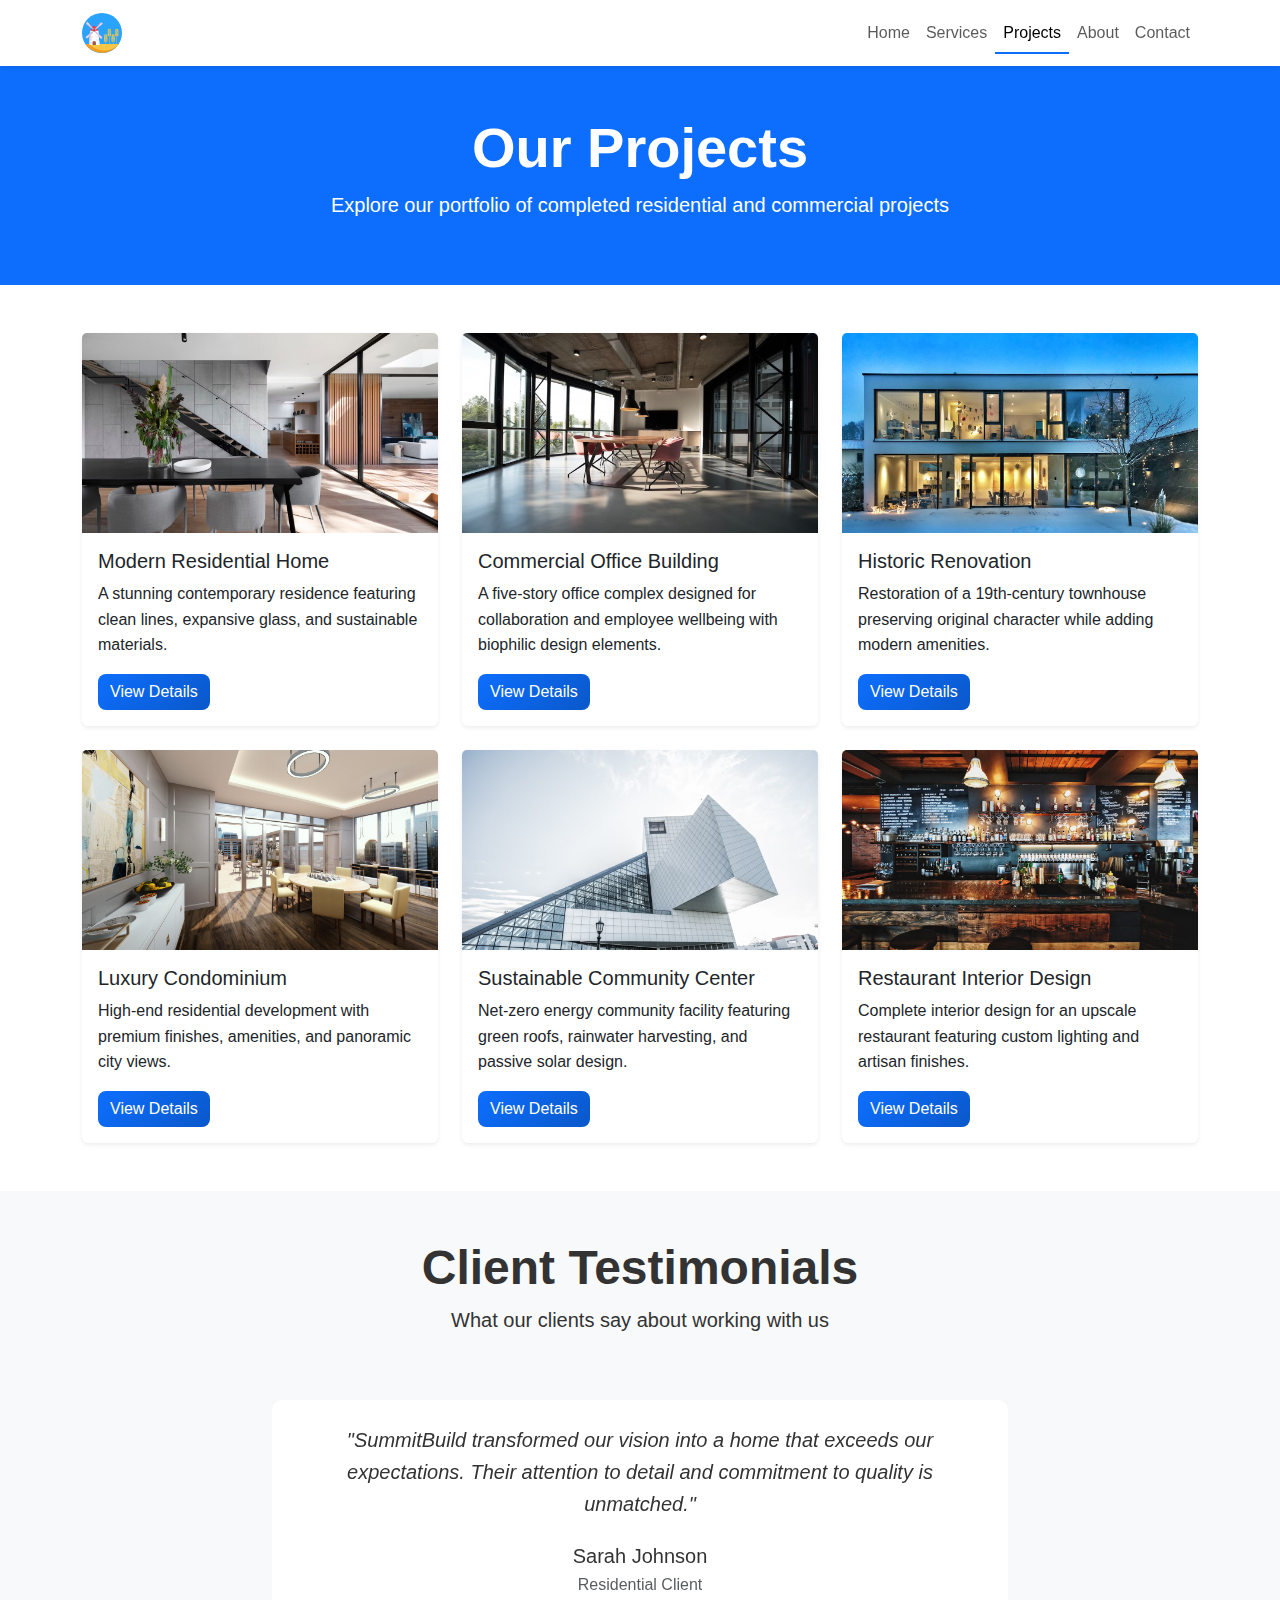
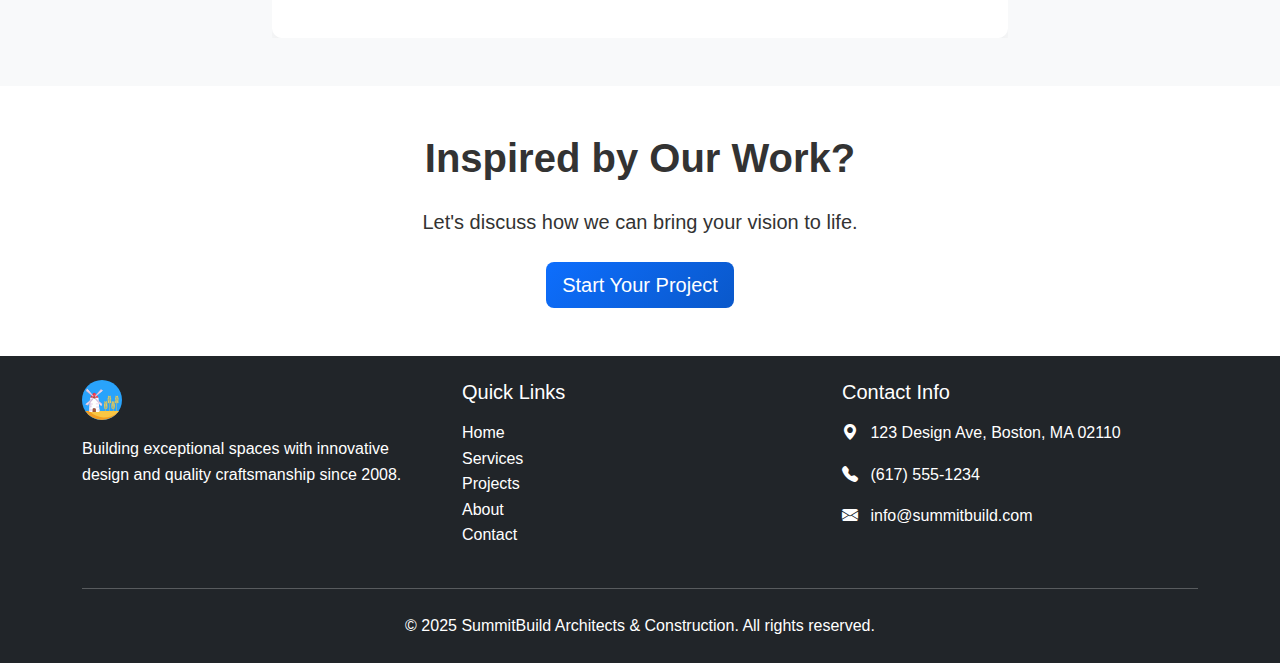
<file: projects.html>
<!DOCTYPE html>
<html lang="en">
<head>
    <meta charset="UTF-8">
    <meta name="viewport" content="width=device-width, initial-scale=1.0">
    <title>Our Projects - SummitBuild Architects & Construction</title>
    <link href="https://cdn.jsdelivr.net/npm/bootstrap@5.3.2/dist/css/bootstrap.min.css" rel="stylesheet">
    <link rel="stylesheet" href="https://cdn.jsdelivr.net/npm/bootstrap-icons@1.11.1/font/bootstrap-icons.css">
    <link rel="stylesheet" href="assets/css/styles.css">
    <link rel="icon" type="image/x-icon" href="assets/icons/favicon.ico">
</head>
<body>
    <!-- Navigation -->
    <nav class="navbar navbar-expand-lg navbar-light bg-white sticky-top shadow-sm">
        <div class="container">
            <a class="navbar-brand" href="index.html">
                <img src="assets/icons/logo.svg" alt="SummitBuild Architects & Construction" height="40">
            </a>
            <button class="navbar-toggler" type="button" data-bs-toggle="collapse" data-bs-target="#navbarNav" aria-controls="navbarNav" aria-expanded="false" aria-label="Toggle navigation">
                <span class="navbar-toggler-icon"></span>
            </button>
            <div class="collapse navbar-collapse" id="navbarNav">
                <ul class="navbar-nav ms-auto">
                    <li class="nav-item">
                        <a class="nav-link" href="index.html">Home</a>
                    </li>
                    <li class="nav-item">
                        <a class="nav-link" href="services.html">Services</a>
                    </li>
                    <li class="nav-item">
                        <a class="nav-link active" aria-current="page" href="projects.html">Projects</a>
                    </li>
                    <li class="nav-item">
                        <a class="nav-link" href="about.html">About</a>
                    </li>
                    <li class="nav-item">
                        <a class="nav-link" href="contact.html">Contact</a>
                    </li>
                </ul>
            </div>
        </div>
    </nav>

    <!-- Page Header -->
    <section class="py-5 bg-primary text-white">
        <div class="container">
            <div class="row">
                <div class="col-12 text-center">
                    <h1 class="display-4 fw-bold">Our Projects</h1>
                    <p class="lead">Explore our portfolio of completed residential and commercial projects</p>
                </div>
            </div>
        </div>
    </section>

    <!-- Projects Grid -->
    <section class="py-5">
        <div class="container">
            <div class="row g-4">
                <!-- Project 1 -->
                <div class="col-12 col-md-6 col-lg-4">
                    <div class="card h-100 shadow-sm border-0 project-card">
                        <img src="assets/img/project_1.jpg" class="card-img-top" alt="Modern Residential Home">
                        <div class="card-body">
                            <h5 class="card-title">Modern Residential Home</h5>
                            <p class="card-text">A stunning contemporary residence featuring clean lines, expansive glass, and sustainable materials.</p>
                            <button type="button" class="btn btn-primary" data-bs-toggle="modal" data-bs-target="#projectModal1">
                                View Details
                            </button>
                        </div>
                    </div>
                </div>
                
                <!-- Project 2 -->
                <div class="col-12 col-md-6 col-lg-4">
                    <div class="card h-100 shadow-sm border-0 project-card">
                        <img src="assets/img/project_2.jpg" class="card-img-top" alt="Commercial Office Building">
                        <div class="card-body">
                            <h5 class="card-title">Commercial Office Building</h5>
                            <p class="card-text">A five-story office complex designed for collaboration and employee wellbeing with biophilic design elements.</p>
                            <button type="button" class="btn btn-primary" data-bs-toggle="modal" data-bs-target="#projectModal2">
                                View Details
                            </button>
                        </div>
                    </div>
                </div>
                
                <!-- Project 3 -->
                <div class="col-12 col-md-6 col-lg-4">
                    <div class="card h-100 shadow-sm border-0 project-card">
                        <img src="assets/img/project_3.jpg" class="card-img-top" alt="Historic Renovation">
                        <div class="card-body">
                            <h5 class="card-title">Historic Renovation</h5>
                            <p class="card-text">Restoration of a 19th-century townhouse preserving original character while adding modern amenities.</p>
                            <button type="button" class="btn btn-primary" data-bs-toggle="modal" data-bs-target="#projectModal3">
                                View Details
                            </button>
                        </div>
                    </div>
                </div>
                
                <!-- Project 4 -->
                <div class="col-12 col-md-6 col-lg-4">
                    <div class="card h-100 shadow-sm border-0 project-card">
                        <img src="assets/img/project_4.jpg" class="card-img-top" alt="Luxury Condominium">
                        <div class="card-body">
                            <h5 class="card-title">Luxury Condominium</h5>
                            <p class="card-text">High-end residential development with premium finishes, amenities, and panoramic city views.</p>
                            <button type="button" class="btn btn-primary" data-bs-toggle="modal" data-bs-target="#projectModal4">
                                View Details
                            </button>
                        </div>
                    </div>
                </div>
                
                <!-- Project 5 -->
                <div class="col-12 col-md-6 col-lg-4">
                    <div class="card h-100 shadow-sm border-0 project-card">
                        <img src="assets/img/project_5.jpg" class="card-img-top" alt="Sustainable Community Center">
                        <div class="card-body">
                            <h5 class="card-title">Sustainable Community Center</h5>
                            <p class="card-text">Net-zero energy community facility featuring green roofs, rainwater harvesting, and passive solar design.</p>
                            <button type="button" class="btn btn-primary" data-bs-toggle="modal" data-bs-target="#projectModal5">
                                View Details
                            </button>
                        </div>
                    </div>
                </div>
                
                <!-- Project 6 -->
                <div class="col-12 col-md-6 col-lg-4">
                    <div class="card h-100 shadow-sm border-0 project-card">
                        <img src="assets/img/project_6.jpg" class="card-img-top" alt="Restaurant Interior Design">
                        <div class="card-body">
                            <h5 class="card-title">Restaurant Interior Design</h5>
                            <p class="card-text">Complete interior design for an upscale restaurant featuring custom lighting and artisan finishes.</p>
                            <button type="button" class="btn btn-primary" data-bs-toggle="modal" data-bs-target="#projectModal6">
                                View Details
                            </button>
                        </div>
                    </div>
                </div>
            </div>
        </div>
    </section>

    <!-- Testimonials Carousel (Bonus Feature) -->
    <section class="py-5 bg-light">
        <div class="container">
            <div class="row">
                <div class="col-12 text-center mb-5">
                    <h2 class="display-5 fw-bold">Client Testimonials</h2>
                    <p class="lead">What our clients say about working with us</p>
                </div>
            </div>
            <div class="row justify-content-center">
                <div class="col-lg-8">
                    <div id="testimonialCarousel" class="carousel slide" data-bs-ride="carousel">
                        <div class="carousel-indicators">
                            <button type="button" data-bs-target="#testimonialCarousel" data-bs-slide-to="0" class="active" aria-current="true" aria-label="Slide 1"></button>
                            <button type="button" data-bs-target="#testimonialCarousel" data-bs-slide-to="1" aria-label="Slide 2"></button>
                            <button type="button" data-bs-target="#testimonialCarousel" data-bs-slide-to="2" aria-label="Slide 3"></button>
                        </div>
                        <div class="carousel-inner">
                            <div class="carousel-item active">
                                <div class="testimonial-card text-center p-4">
                                    <p class="fs-5 fst-italic mb-4">"SummitBuild transformed our vision into a home that exceeds our expectations. Their attention to detail and commitment to quality is unmatched."</p>
                                    <div class="testimonial-author">
                                        <h5 class="mb-1">Sarah Johnson</h5>
                                        <p class="text-muted">Residential Client</p>
                                    </div>
                                </div>
                            </div>
                            <div class="carousel-item">
                                <div class="testimonial-card text-center p-4">
                                    <p class="fs-5 fst-italic mb-4">"The commercial office space SummitBuild designed for us has improved employee satisfaction and productivity. Their innovative approach to workspace design is exceptional."</p>
                                    <div class="testimonial-author">
                                        <h5 class="mb-1">Michael Chen</h5>
                                        <p class="text-muted">Commercial Client</p>
                                    </div>
                                </div>
                            </div>
                            <div class="carousel-item">
                                <div class="testimonial-card text-center p-4">
                                    <p class="fs-5 fst-italic mb-4">"Working with SummitBuild was a seamless experience from start to finish. They managed our renovation project efficiently and delivered outstanding results on time and within budget."</p>
                                    <div class="testimonial-author">
                                        <h5 class="mb-1">Robert & Emily Wilson</h5>
                                        <p class="text-muted">Renovation Clients</p>
                                    </div>
                                </div>
                            </div>
                        </div>
                        <button class="carousel-control-prev" type="button" data-bs-target="#testimonialCarousel" data-bs-slide="prev">
                            <span class="carousel-control-prev-icon" aria-hidden="true"></span>
                            <span class="visually-hidden">Previous</span>
                        </button>
                        <button class="carousel-control-next" type="button" data-bs-target="#testimonialCarousel" data-bs-slide="next">
                            <span class="carousel-control-next-icon" aria-hidden="true"></span>
                            <span class="visually-hidden">Next</span>
                        </button>
                    </div>
                </div>
            </div>
        </div>
    </section>

    <!-- CTA Section -->
    <section class="py-5">
        <div class="container text-center">
            <h2 class="display-6 fw-bold mb-4">Inspired by Our Work?</h2>
            <p class="lead mb-4">Let's discuss how we can bring your vision to life.</p>
            <a href="contact.html" class="btn btn-primary btn-lg">Start Your Project</a>
        </div>
    </section>

    <!-- Project Modals -->
    <!-- Modal 1 -->
    <div class="modal fade" id="projectModal1" tabindex="-1" aria-labelledby="projectModal1Label" aria-hidden="true">
        <div class="modal-dialog modal-lg">
            <div class="modal-content">
                <div class="modal-header">
                    <h5 class="modal-title" id="projectModal1Label">Modern Residential Home</h5>
                    <button type="button" class="btn-close" data-bs-dismiss="modal" aria-label="Close"></button>
                </div>
                <div class="modal-body">
                    <img src="assets/img/project_1.jpg" class="img-fluid mb-4" alt="Modern Residential Home">
                    <p>This contemporary residence showcases our commitment to innovative design and sustainable building practices. The home features:</p>
                    <ul>
                        <li>Open floor plan with seamless indoor-outdoor connection</li>
                        <li>Energy-efficient building envelope and systems</li>
                        <li>Custom millwork and high-end finishes throughout</li>
                        <li>Smart home integration for comfort and efficiency</li>
                    </ul>
                    <p><strong>Location:</strong> Newton, MA</p>
                    <p><strong>Completion:</strong> 2023</p>
                    <p><strong>Square Footage:</strong> 3,800 sq ft</p>
                </div>
                <div class="modal-footer">
                    <button type="button" class="btn btn-secondary" data-bs-dismiss="modal">Close</button>
                </div>
            </div>
        </div>
    </div>

    <!-- Modal 2 -->
    <div class="modal fade" id="projectModal2" tabindex="-1" aria-labelledby="projectModal2Label" aria-hidden="true">
        <div class="modal-dialog modal-lg">
            <div class="modal-content">
                <div class="modal-header">
                    <h5 class="modal-title" id="projectModal2Label">Commercial Office Building</h5>
                    <button type="button" class="btn-close" data-bs-dismiss="modal" aria-label="Close"></button>
                </div>
                <div class="modal-body">
                    <img src="assets/img/project_2.jpg" class="img-fluid mb-4" alt="Commercial Office Building">
                    <p>This five-story office complex was designed to foster collaboration and employee wellbeing through thoughtful architecture and biophilic design principles.</p>
                    <ul>
                        <li>Flexible workspaces with abundant natural light</li>
                        <li>Green walls and indoor planting for improved air quality</li>
                        <li>Rooftop terrace with views of the city</li>
                        <li>LEED Platinum certification targeted</li>
                    </ul>
                    <p><strong>Location:</strong> Boston, MA</p>
                    <p><strong>Completion:</strong> 2024</p>
                    <p><strong>Square Footage:</strong> 45,000 sq ft</p>
                </div>
                <div class="modal-footer">
                    <button type="button" class="btn btn-secondary" data-bs-dismiss="modal">Close</button>
                </div>
            </div>
        </div>
    </div>

    <!-- Modal 3 -->
    <div class="modal fade" id="projectModal3" tabindex="-1" aria-labelledby="projectModal3Label" aria-hidden="true">
        <div class="modal-dialog modal-lg">
            <div class="modal-content">
                <div class="modal-header">
                    <h5 class="modal-title" id="projectModal3Label">Historic Renovation</h5>
                    <button type="button" class="btn-close" data-bs-dismiss="modal" aria-label="Close"></button>
                </div>
                <div class="modal-body">
                    <img src="assets/img/project_3.jpg" class="img-fluid mb-4" alt="Historic Renovation">
                    <p>This careful restoration of a 19th-century townhouse preserved its historic character while integrating modern comforts and systems.</p>
                    <ul>
                        <li>Restored original moldings and hardwood floors</li>
                        <li>Updated mechanical, electrical, and plumbing systems</li>
                        <li>Kitchen and bathroom renovations with period-appropriate styling</li>
                        <li>Addition of rear extension with contemporary glazing</li>
                    </ul>
                    <p><strong>Location:</strong> Beacon Hill, Boston, MA</p>
                    <p><strong>Completion:</strong> 2022</p>
                    <p><strong>Square Footage:</strong> 2,500 sq ft</p>
                </div>
                <div class="modal-footer">
                    <button type="button" class="btn btn-secondary" data-bs-dismiss="modal">Close</button>
                </div>
            </div>
        </div>
    </div>

    <!-- Modal 4 -->
    <div class="modal fade" id="projectModal4" tabindex="-1" aria-labelledby="projectModal4Label" aria-hidden="true">
        <div class="modal-dialog modal-lg">
            <div class="modal-content">
                <div class="modal-header">
                    <h5 class="modal-title" id="projectModal4Label">Luxury Condominium</h5>
                    <button type="button" class="btn-close" data-bs-dismiss="modal" aria-label="Close"></button>
                </div>
                <div class="modal-body">
                    <img src="assets/img/project_4.jpg" class="img-fluid mb-4" alt="Luxury Condominium">
                    <p>This high-end residential development offers luxury living with premium finishes, extensive amenities, and panoramic city views.</p>
                    <ul>
                        <li>Floor-to-ceiling windows with expansive views</li>
                        <li>Custom kitchens with premium appliances</li>
                        <li>Spa-inspired bathrooms with luxury fixtures</li>
                        <li>Building amenities include fitness center, lounge, and rooftop terrace</li>
                    </ul>
                    <p><strong>Location:</strong> Back Bay, Boston, MA</p>
                    <p><strong>Completion:</strong> 2023</p>
                    <p><strong>Square Footage:</strong> 75,000 sq ft (total)</p>
                </div>
                <div class="modal-footer">
                    <button type="button" class="btn btn-secondary" data-bs-dismiss="modal">Close</button>
                </div>
            </div>
        </div>
    </div>

    <!-- Modal 5 -->
    <div class="modal fade" id="projectModal5" tabindex="-1" aria-labelledby="projectModal5Label" aria-hidden="true">
        <div class="modal-dialog modal-lg">
            <div class="modal-content">
                <div class="modal-header">
                    <h5 class="modal-title" id="projectModal5Label">Sustainable Community Center</h5>
                    <button type="button" class="btn-close" data-bs-dismiss="modal" aria-label="Close"></button>
                </div>
                <div class="modal-body">
                    <img src="assets/img/project_5.jpg" class="img-fluid mb-4" alt="Sustainable Community Center">
                    <p>This net-zero energy community facility serves as a model for sustainable design with its integration of green technologies and passive design strategies.</p>
                    <ul>
                        <li>Photovoltaic array for on-site energy generation</li>
                        <li>Green roofs for stormwater management and insulation</li>
                        <li>Rainwater harvesting for irrigation and toilet flushing</li>
                        <li>Passive solar design with optimal orientation and shading</li>
                    </ul>
                    <p><strong>Location:</strong> Cambridge, MA</p>
                    <p><strong>Completion:</strong> 2024</p>
                    <p><strong>Square Footage:</strong> 12,000 sq ft</p>
                </div>
                <div class="modal-footer">
                    <button type="button" class="btn btn-secondary" data-bs-dismiss="modal">Close</button>
                </div>
            </div>
        </div>
    </div>

    <!-- Modal 6 -->
    <div class="modal fade" id="projectModal6" tabindex="-1" aria-labelledby="projectModal6Label" aria-hidden="true">
        <div class="modal-dialog modal-lg">
            <div class="modal-content">
                <div class="modal-header">
                    <h5 class="modal-title" id="projectModal6Label">Restaurant Interior Design</h5>
                    <button type="button" class="btn-close" data-bs-dismiss="modal" aria-label="Close"></button>
                </div>
                <div class="modal-body">
                    <img src="assets/img/project_6.jpg" class="img-fluid mb-4" alt="Restaurant Interior Design">
                    <p>Complete interior design for an upscale restaurant featuring custom lighting, artisan finishes, and a warm, inviting atmosphere.</p>
                    <ul>
                        <li>Custom-designed lighting fixtures as focal points</li>
                        <li>Handcrafted bar and millwork using locally sourced materials</li>
                        <li>Acoustic treatments for optimal dining experience</li>
                        <li>Flexible seating arrangements for various party sizes</li>
                    </ul>
                    <p><strong>Location:</strong> Seaport District, Boston, MA</p>
                    <p><strong>Completion:</strong> 2023</p>
                    <p><strong>Square Footage:</strong> 4,200 sq ft</p>
                </div>
                <div class="modal-footer">
                    <button type="button" class="btn btn-secondary" data-bs-dismiss="modal">Close</button>
                </div>
            </div>
        </div>
    </div>

    <!-- Footer -->
    <footer class="bg-dark text-white py-4">
        <div class="container">
            <div class="row">
                <div class="col-md-4 mb-4 mb-md-0">
                    <img src="assets/icons/logo.svg" alt="SummitBuild Architects & Construction" height="40" class="mb-3">
                    <p>Building exceptional spaces with innovative design and quality craftsmanship since 2008.</p>
                </div>
                <div class="col-md-4 mb-4 mb-md-0">
                    <h5 class="mb-3">Quick Links</h5>
                    <ul class="list-unstyled">
                        <li><a href="index.html" class="text-white text-decoration-none">Home</a></li>
                        <li><a href="services.html" class="text-white text-decoration-none">Services</a></li>
                        <li><a href="projects.html" class="text-white text-decoration-none">Projects</a></li>
                        <li><a href="about.html" class="text-white text-decoration-none">About</a></li>
                        <li><a href="contact.html" class="text-white text-decoration-none">Contact</a></li>
                    </ul>
                </div>
                <div class="col-md-4">
                    <h5 class="mb-3">Contact Info</h5>
                    <p><i class="bi bi-geo-alt-fill me-2"></i> 123 Design Ave, Boston, MA 02110</p>
                    <p><i class="bi bi-telephone-fill me-2"></i> (617) 555-1234</p>
                    <p><i class="bi bi-envelope-fill me-2"></i> info@summitbuild.com</p>
                </div>
            </div>
            <hr class="my-4">
            <div class="text-center">
                <p class="mb-0">&copy; 2025 SummitBuild Architects & Construction. All rights reserved.</p>
            </div>
        </div>
    </footer>

    <script src="https://cdn.jsdelivr.net/npm/bootstrap@5.3.2/dist/js/bootstrap.bundle.min.js"></script>
    <script src="assets/js/main.js"></script>
</body>
</html>
</file>
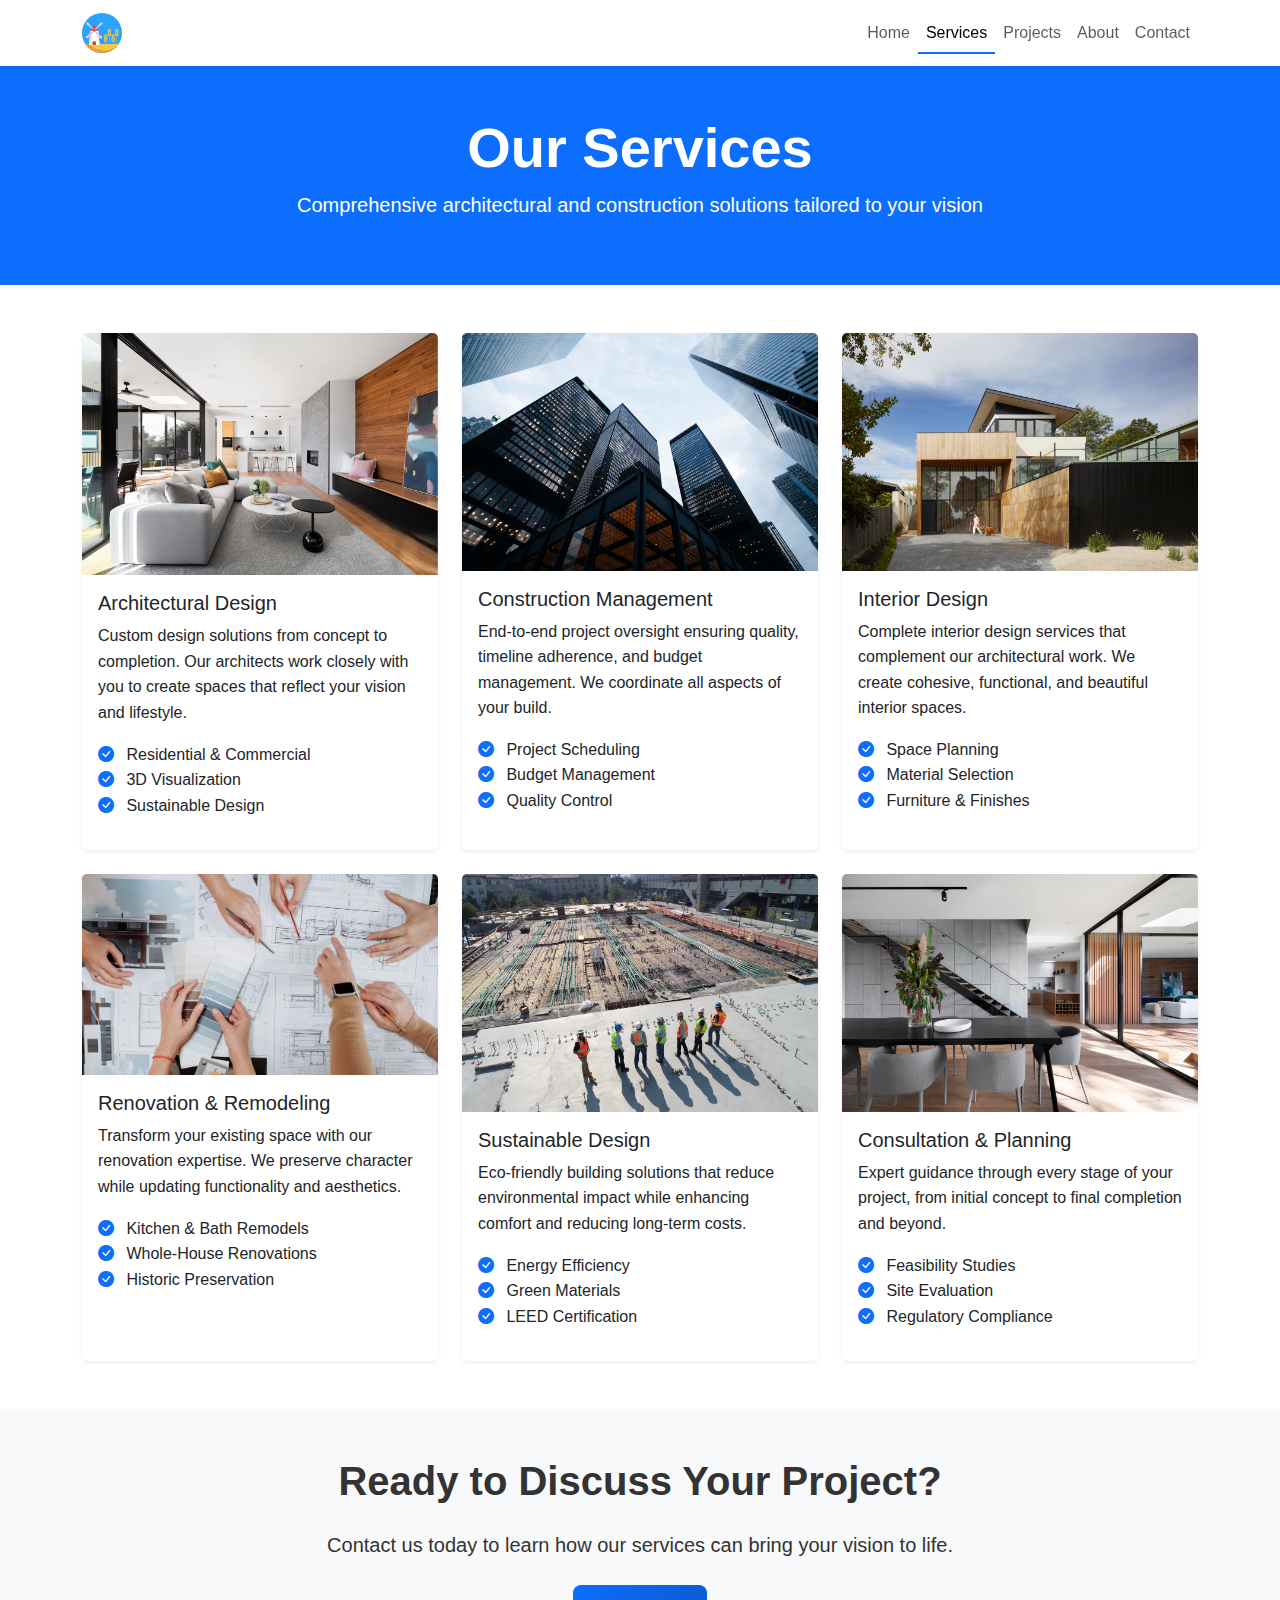
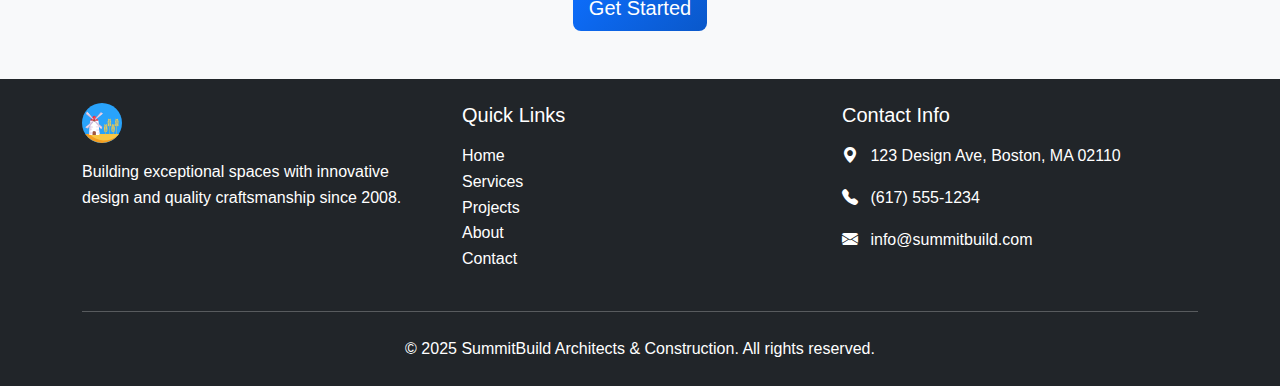
<file: services.html>
<!DOCTYPE html>
<html lang="en">
<head>
    <meta charset="UTF-8">
    <meta name="viewport" content="width=device-width, initial-scale=1.0">
    <title>Our Services - SummitBuild Architects & Construction</title>
    <link href="https://cdn.jsdelivr.net/npm/bootstrap@5.3.2/dist/css/bootstrap.min.css" rel="stylesheet">
    <link rel="stylesheet" href="https://cdn.jsdelivr.net/npm/bootstrap-icons@1.11.1/font/bootstrap-icons.css">
    <link rel="stylesheet" href="assets/css/styles.css">
    <link rel="icon" type="image/x-icon" href="assets/icons/favicon.ico">
</head>
<body>
    <!-- Navigation -->
    <nav class="navbar navbar-expand-lg navbar-light bg-white sticky-top shadow-sm">
        <div class="container">
            <a class="navbar-brand" href="index.html">
                <img src="assets/icons/logo.svg" alt="SummitBuild Architects & Construction" height="40">
            </a>
            <button class="navbar-toggler" type="button" data-bs-toggle="collapse" data-bs-target="#navbarNav" aria-controls="navbarNav" aria-expanded="false" aria-label="Toggle navigation">
                <span class="navbar-toggler-icon"></span>
            </button>
            <div class="collapse navbar-collapse" id="navbarNav">
                <ul class="navbar-nav ms-auto">
                    <li class="nav-item">
                        <a class="nav-link" href="index.html">Home</a>
                    </li>
                    <li class="nav-item">
                        <a class="nav-link active" aria-current="page" href="services.html">Services</a>
                    </li>
                    <li class="nav-item">
                        <a class="nav-link" href="projects.html">Projects</a>
                    </li>
                    <li class="nav-item">
                        <a class="nav-link" href="about.html">About</a>
                    </li>
                    <li class="nav-item">
                        <a class="nav-link" href="contact.html">Contact</a>
                    </li>
                </ul>
            </div>
        </div>
    </nav>

    <!-- Page Header -->
    <section class="py-5 bg-primary text-white">
        <div class="container">
            <div class="row">
                <div class="col-12 text-center">
                    <h1 class="display-4 fw-bold">Our Services</h1>
                    <p class="lead">Comprehensive architectural and construction solutions tailored to your vision</p>
                </div>
            </div>
        </div>
    </section>

    <!-- Services Grid -->
    <section class="py-5">
        <div class="container">
            <div class="row g-4">
                <!-- Service 1 -->
                <div class="col-12 col-md-6 col-lg-4">
                    <div class="card h-100 shadow-sm border-0">
                        <img src="assets/img/hero_1.jpg" class="card-img-top" alt="Architectural Design">
                        <div class="card-body">
                            <h5 class="card-title">Architectural Design</h5>
                            <p class="card-text">Custom design solutions from concept to completion. Our architects work closely with you to create spaces that reflect your vision and lifestyle.</p>
                            <ul class="list-unstyled">
                                <li><i class="bi bi-check-circle-fill text-primary me-2"></i> Residential & Commercial</li>
                                <li><i class="bi bi-check-circle-fill text-primary me-2"></i> 3D Visualization</li>
                                <li><i class="bi bi-check-circle-fill text-primary me-2"></i> Sustainable Design</li>
                            </ul>
                        </div>
                    </div>
                </div>
                
                <!-- Service 2 -->
                <div class="col-12 col-md-6 col-lg-4">
                    <div class="card h-100 shadow-sm border-0">
                        <img src="assets/img/hero_2.jpg" class="card-img-top" alt="Construction Management">
                        <div class="card-body">
                            <h5 class="card-title">Construction Management</h5>
                            <p class="card-text">End-to-end project oversight ensuring quality, timeline adherence, and budget management. We coordinate all aspects of your build.</p>
                            <ul class="list-unstyled">
                                <li><i class="bi bi-check-circle-fill text-primary me-2"></i> Project Scheduling</li>
                                <li><i class="bi bi-check-circle-fill text-primary me-2"></i> Budget Management</li>
                                <li><i class="bi bi-check-circle-fill text-primary me-2"></i> Quality Control</li>
                            </ul>
                        </div>
                    </div>
                </div>
                
                <!-- Service 3 -->
                <div class="col-12 col-md-6 col-lg-4">
                    <div class="card h-100 shadow-sm border-0">
                        <img src="assets/img/hero_3.jpg" class="card-img-top" alt="Interior Design">
                        <div class="card-body">
                            <h5 class="card-title">Interior Design</h5>
                            <p class="card-text">Complete interior design services that complement our architectural work. We create cohesive, functional, and beautiful interior spaces.</p>
                            <ul class="list-unstyled">
                                <li><i class="bi bi-check-circle-fill text-primary me-2"></i> Space Planning</li>
                                <li><i class="bi bi-check-circle-fill text-primary me-2"></i> Material Selection</li>
                                <li><i class="bi bi-check-circle-fill text-primary me-2"></i> Furniture & Finishes</li>
                            </ul>
                        </div>
                    </div>
                </div>
                
                <!-- Service 4 -->
                <div class="col-12 col-md-6 col-lg-4">
                    <div class="card h-100 shadow-sm border-0">
                        <img src="assets/img/hero_4.jpg" class="card-img-top" alt="Renovation & Remodeling">
                        <div class="card-body">
                            <h5 class="card-title">Renovation & Remodeling</h5>
                            <p class="card-text">Transform your existing space with our renovation expertise. We preserve character while updating functionality and aesthetics.</p>
                            <ul class="list-unstyled">
                                <li><i class="bi bi-check-circle-fill text-primary me-2"></i> Kitchen & Bath Remodels</li>
                                <li><i class="bi bi-check-circle-fill text-primary me-2"></i> Whole-House Renovations</li>
                                <li><i class="bi bi-check-circle-fill text-primary me-2"></i> Historic Preservation</li>
                            </ul>
                        </div>
                    </div>
                </div>
                
                <!-- Service 5 -->
                <div class="col-12 col-md-6 col-lg-4">
                    <div class="card h-100 shadow-sm border-0">
                        <img src="assets/img/hero_5.jpg" class="card-img-top" alt="Sustainable Design">
                        <div class="card-body">
                            <h5 class="card-title">Sustainable Design</h5>
                            <p class="card-text">Eco-friendly building solutions that reduce environmental impact while enhancing comfort and reducing long-term costs.</p>
                            <ul class="list-unstyled">
                                <li><i class="bi bi-check-circle-fill text-primary me-2"></i> Energy Efficiency</li>
                                <li><i class="bi bi-check-circle-fill text-primary me-2"></i> Green Materials</li>
                                <li><i class="bi bi-check-circle-fill text-primary me-2"></i> LEED Certification</li>
                            </ul>
                        </div>
                    </div>
                </div>
                
                <!-- Service 6 -->
                <div class="col-12 col-md-6 col-lg-4">
                    <div class="card h-100 shadow-sm border-0">
                        <img src="assets/img/project_1.jpg" class="card-img-top" alt="Consultation & Planning">
                        <div class="card-body">
                            <h5 class="card-title">Consultation & Planning</h5>
                            <p class="card-text">Expert guidance through every stage of your project, from initial concept to final completion and beyond.</p>
                            <ul class="list-unstyled">
                                <li><i class="bi bi-check-circle-fill text-primary me-2"></i> Feasibility Studies</li>
                                <li><i class="bi bi-check-circle-fill text-primary me-2"></i> Site Evaluation</li>
                                <li><i class="bi bi-check-circle-fill text-primary me-2"></i> Regulatory Compliance</li>
                            </ul>
                        </div>
                    </div>
                </div>
            </div>
        </div>
    </section>

    <!-- CTA Section -->
    <section class="py-5 bg-light">
        <div class="container text-center">
            <h2 class="display-6 fw-bold mb-4">Ready to Discuss Your Project?</h2>
            <p class="lead mb-4">Contact us today to learn how our services can bring your vision to life.</p>
            <a href="contact.html" class="btn btn-primary btn-lg">Get Started</a>
        </div>
    </section>

    <!-- Footer -->
    <footer class="bg-dark text-white py-4">
        <div class="container">
            <div class="row">
                <div class="col-md-4 mb-4 mb-md-0">
                    <img src="assets/icons/logo.svg" alt="SummitBuild Architects & Construction" height="40" class="mb-3">
                    <p>Building exceptional spaces with innovative design and quality craftsmanship since 2008.</p>
                </div>
                <div class="col-md-4 mb-4 mb-md-0">
                    <h5 class="mb-3">Quick Links</h5>
                    <ul class="list-unstyled">
                        <li><a href="index.html" class="text-white text-decoration-none">Home</a></li>
                        <li><a href="services.html" class="text-white text-decoration-none">Services</a></li>
                        <li><a href="projects.html" class="text-white text-decoration-none">Projects</a></li>
                        <li><a href="about.html" class="text-white text-decoration-none">About</a></li>
                        <li><a href="contact.html" class="text-white text-decoration-none">Contact</a></li>
                    </ul>
                </div>
                <div class="col-md-4">
                    <h5 class="mb-3">Contact Info</h5>
                    <p><i class="bi bi-geo-alt-fill me-2"></i> 123 Design Ave, Boston, MA 02110</p>
                    <p><i class="bi bi-telephone-fill me-2"></i> (617) 555-1234</p>
                    <p><i class="bi bi-envelope-fill me-2"></i> info@summitbuild.com</p>
                </div>
            </div>
            <hr class="my-4">
            <div class="text-center">
                <p class="mb-0">&copy; 2025 SummitBuild Architects & Construction. All rights reserved.</p>
            </div>
        </div>
    </footer>

    <script src="https://cdn.jsdelivr.net/npm/bootstrap@5.3.2/dist/js/bootstrap.bundle.min.js"></script>
    <script src="assets/js/main.js"></script>
</body>
</html>
</file>
<file: assets/css/styles.css>
/* Custom CSS for SummitBuild Architects & Construction */

/* Global Styles */
:root {
    --primary-color: #0d6efd;
    --secondary-color: #6c757d;
    --success-color: #198754;
    --info-color: #0dcaf0;
    --warning-color: #ffc107;
    --danger-color: #dc3545;
    --light-color: #f8f9fa;
    --dark-color: #212529;
}

body {
    font-family: 'Segoe UI', Tahoma, Geneva, Verdana, sans-serif;
    line-height: 1.6;
    color: #333;
}

/* Hero Section */
.hero-section .carousel-caption {
    text-shadow: 1px 1px 3px rgba(0,0,0,0.7);
}

.hero-section .carousel-item::before {
    content: '';
    position: absolute;
    top: 0;
    left: 0;
    width: 100%;
    height: 100%;
    background: linear-gradient(to right, rgba(0,0,0,0.7) 0%, rgba(0,0,0,0.3) 50%, transparent 100%);
}

/* Cards */
.card {
    transition: transform 0.3s ease, box-shadow 0.3s ease;
}

.card:hover {
    transform: translateY(-5px);
    box-shadow: 0 10px 20px rgba(0,0,0,0.1) !important;
}

/* Project Cards */
.project-card .card-img-top {
    height: 200px;
    object-fit: cover;
}

/* Stats Section */
.stat-card {
    background: white;
    border-radius: 10px;
    box-shadow: 0 5px 15px rgba(0,0,0,0.05);
    transition: transform 0.3s ease;
}

.stat-card:hover {
    transform: translateY(-5px);
}

/* Value Cards */
.value-card {
    background: white;
    border-radius: 10px;
    box-shadow: 0 5px 15px rgba(0,0,0,0.05);
    transition: transform 0.3s ease;
}

.value-card:hover {
    transform: translateY(-5px);
}

.value-icon {
    color: var(--primary-color);
}

/* Team Cards */
.team-card {
    background: white;
    border-radius: 10px;
    box-shadow: 0 5px 15px rgba(0,0,0,0.05);
}

.team-photo .rounded-circle {
    background: linear-gradient(135deg, var(--primary-color), #0a58ca);
}

/* Testimonials */
.testimonial-card {
    background: white;
    border-radius: 10px;
    box-shadow: 0 5px 15px rgba(0,0,0,0.05);
}

/* Contact Form */
.contact-info .d-flex {
    padding: 15px;
    border-radius: 8px;
    background: var(--light-color);
}

.office-hours .table td {
    padding: 5px 0;
}

/* Form Validation */
.was-validated .form-control:valid,
.form-control.is-valid {
    border-color: var(--success-color);
    padding-right: calc(1.5em + 0.75rem);
    background-image: url("data:image/svg+xml,%3csvg xmlns='http://www.w3.org/2000/svg' viewBox='0 0 8 8'%3e%3cpath fill='%23198754' d='M2.3 6.73L.6 4.53c-.4-1.04.46-1.4 1.1-.8l1.1 1.4 3.4-3.8c.6-.63 1.6-.27 1.2.7l-4 4.6c-.43.5-.8.4-1.1.1z'/%3e%3c/svg%3e");
    background-repeat: no-repeat;
    background-position: right calc(0.375em + 0.1875rem) center;
    background-size: calc(0.75em + 0.375rem) calc(0.75em + 0.375rem);
}

.was-validated .form-control:invalid,
.form-control.is-invalid {
    border-color: var(--danger-color);
    padding-right: calc(1.5em + 0.75rem);
    background-image: url("data:image/svg+xml,%3csvg xmlns='http://www.w3.org/2000/svg' viewBox='0 0 12 12' width='12' height='12' fill='none' stroke='%23dc3545'%3e%3ccircle cx='6' cy='6' r='4.5'/%3e%3cpath d='m5.8 3.6.4.4.4-.4'/%3e%3cpath d='M6 7v2'/%3e%3c/svg%3e");
    background-repeat: no-repeat;
    background-position: right calc(0.375em + 0.1875rem) center;
    background-size: calc(0.75em + 0.375rem) calc(0.75em + 0.375rem);
}

/* Map Placeholder */
.map-placeholder {
    background: linear-gradient(135deg, #6c757d, #495057);
}

/* Responsive Adjustments */
@media (max-width: 768px) {
    .hero-section .carousel-caption {
        position: static;
        transform: none;
        padding: 2rem 1rem;
        background: rgba(0,0,0,0.7);
    }
    
    .display-4 {
        font-size: 2rem;
    }
    
    .display-5 {
        font-size: 1.8rem;
    }
    
    .display-6 {
        font-size: 1.5rem;
    }
}

/* Navigation */
.navbar-nav .nav-link {
    font-weight: 500;
    position: relative;
}

.navbar-nav .nav-link::after {
    content: '';
    position: absolute;
    width: 0;
    height: 2px;
    bottom: 0;
    left: 0;
    background-color: var(--primary-color);
    transition: width 0.3s ease;
}

.navbar-nav .nav-link:hover::after,
.navbar-nav .nav-link.active::after {
    width: 100%;
}

/* Footer */
footer a:hover {
    color: var(--info-color) !important;
}

/* Button Enhancements */
.btn {
    border-radius: 8px;
    font-weight: 500;
    transition: all 0.3s ease;
}

.btn-primary {
    background: linear-gradient(135deg, var(--primary-color), #0a58ca);
    border: none;
}

.btn-primary:hover {
    background: linear-gradient(135deg, #0a58ca, var(--primary-color));
    transform: translateY(-2px);
    box-shadow: 0 5px 15px rgba(13, 110, 253, 0.3);
}

/* Section Spacing */
section {
    padding-top: 5rem;
    padding-bottom: 5rem;
}

@media (max-width: 768px) {
    section {
        padding-top: 3rem;
        padding-bottom: 3rem;
    }
}
</file>
